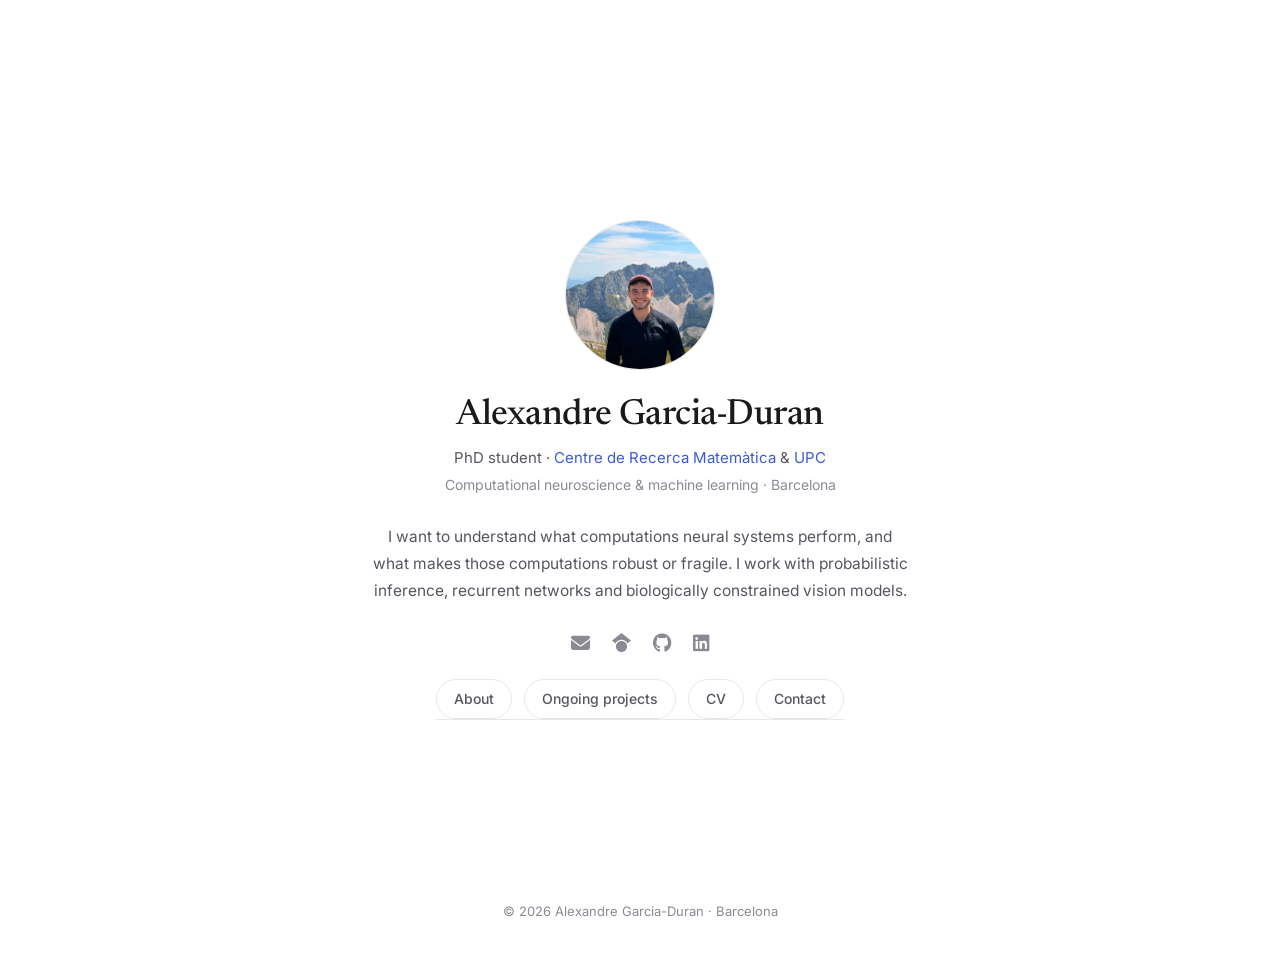
<file: index.html>
<!DOCTYPE html>
<html lang="en">
<head>
<meta charset="UTF-8">
<meta name="viewport" content="width=device-width, initial-scale=1.0">
<meta name="description" content="Alexandre Garcia-Duran — PhD student in computational neuroscience and machine learning at CRM & UPC, Barcelona.">
<title>Alexandre Garcia-Duran</title>
<link rel="preconnect" href="https://fonts.googleapis.com">
<link rel="preconnect" href="https://fonts.gstatic.com" crossorigin>
<link href="https://fonts.googleapis.com/css2?family=Inter:wght@400;500;600;700&family=Newsreader:ital,opsz@0,6..72;1,6..72&display=swap" rel="stylesheet">
<link href="https://cdnjs.cloudflare.com/ajax/libs/font-awesome/6.5.2/css/all.min.css" rel="stylesheet">
<link href="style.css" rel="stylesheet">
</head>
<body>

<main class="landing">
  <img class="landing-photo" src="figures/profile.jpg" alt="Alexandre Garcia-Duran">

  <h1 class="landing-name">Alexandre Garcia-Duran</h1>

  <p class="landing-role">
    PhD student ·
    <a href="https://www.crm.cat/" target="_blank" rel="noopener">Centre de Recerca Matemàtica</a>
    &amp;
    <a href="https://www.upc.edu/en" target="_blank" rel="noopener">UPC</a>
  </p>
  <p class="landing-place">Computational neuroscience &amp; machine learning · Barcelona</p>

  <p class="landing-desc">
    I want to understand what computations neural systems perform, and what makes those
    computations robust or fragile. I work with probabilistic inference, recurrent networks
    and biologically constrained vision models.
  </p>

  <div class="icons">
    <a href="mailto:agarcia@crm.cat" aria-label="Email" title="Email"><i class="fa-solid fa-envelope"></i></a>
    <a href="https://scholar.google.com/citations?hl=ca&user=s0tErLcAAAAJ" target="_blank" rel="noopener" aria-label="Google Scholar" title="Google Scholar"><i class="fa-brands fa-google-scholar"></i></a>
    <a href="https://github.com/alexgarciaduran" target="_blank" rel="noopener" aria-label="GitHub" title="GitHub"><i class="fa-brands fa-github"></i></a>
    <a href="https://www.linkedin.com/in/alexandre-garcia-duran-068744194/" target="_blank" rel="noopener" aria-label="LinkedIn" title="LinkedIn"><i class="fa-brands fa-linkedin"></i></a>
  </div>

  <nav class="pagelinks">
    <a href="about.html">About</a>
    <a href="projects.html">Ongoing projects</a>
    <a href="Alexandre_Garcia-Duran_CV.pdf" target="_blank" rel="noopener">CV</a>
    <a href="contact.html">Contact</a>
  </nav>
</main>

<footer class="plain">
  <span>© 2026 Alexandre Garcia-Duran · Barcelona</span>
</footer>

</body>
</html>
</file>
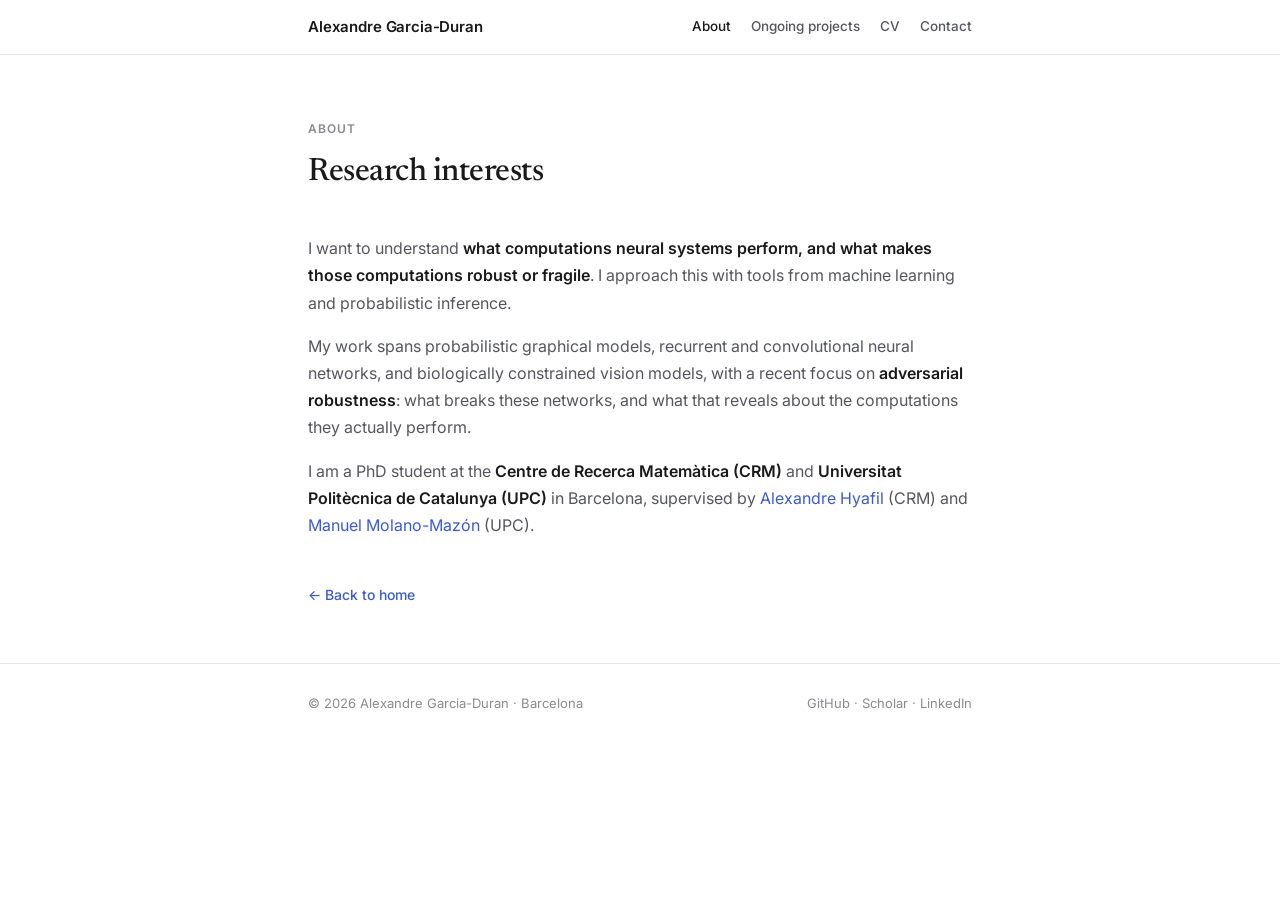
<file: about.html>
<!DOCTYPE html>
<html lang="en">
<head>
<meta charset="UTF-8">
<meta name="viewport" content="width=device-width, initial-scale=1.0">
<meta name="description" content="About Alexandre Garcia-Duran — research interests and background.">
<title>About — Alexandre Garcia-Duran</title>
<link rel="preconnect" href="https://fonts.googleapis.com">
<link rel="preconnect" href="https://fonts.gstatic.com" crossorigin>
<link href="https://fonts.googleapis.com/css2?family=Inter:wght@400;500;600;700&family=Newsreader:ital,opsz@0,6..72;1,6..72&display=swap" rel="stylesheet">
<link href="style.css" rel="stylesheet">
</head>
<body>

<nav>
  <div class="nav-inner">
    <a href="index.html" class="nav-brand">Alexandre Garcia-Duran</a>
    <div class="nav-links">
      <a href="about.html" class="active">About</a>
      <a href="projects.html">Ongoing projects</a>
      <a href="Alexandre_Garcia-Duran_CV.pdf" target="_blank" rel="noopener">CV</a>
      <a href="contact.html">Contact</a>
    </div>
  </div>
</nav>

<header class="page-head">
  <div class="wrap">
    <p class="head-label">About</p>
    <h1 class="head-title">Research interests</h1>
  </div>
</header>

<section class="prose">
  <div class="wrap">
    <p>
      I want to understand <strong>what computations neural systems perform, and what makes
      those computations robust or fragile</strong>. I approach this with tools from
      machine learning and probabilistic inference.
    </p>
    <p>
      My work spans probabilistic graphical models, recurrent and convolutional neural networks,
      and biologically constrained vision models, with a recent focus on
      <strong>adversarial robustness</strong>: what breaks these networks, and what that reveals
      about the computations they actually perform.
    </p>
    <p>
      I am a PhD student at the <strong>Centre de Recerca Matemàtica (CRM)</strong> and
      <strong>Universitat Politècnica de Catalunya (UPC)</strong> in Barcelona, supervised by
      <a href="https://ahyafil.github.io/" target="_blank" rel="noopener">Alexandre Hyafil</a> (CRM) and
      <a href="https://manuelmolano.wixsite.com/home" target="_blank" rel="noopener">Manuel Molano-Mazón</a> (UPC).
    </p>
  </div>
</section>

<div class="wrap">
  <a href="index.html" class="back-link">← Back to home</a>
</div>

<footer>
  <div class="wrap">
    <span>© 2026 Alexandre Garcia-Duran · Barcelona</span>
    <span>
      <a href="https://github.com/alexgarciaduran" target="_blank" rel="noopener">GitHub</a> ·
      <a href="https://scholar.google.com/citations?hl=ca&user=s0tErLcAAAAJ" target="_blank" rel="noopener">Scholar</a> ·
      <a href="https://www.linkedin.com/in/alexandre-garcia-duran-068744194/" target="_blank" rel="noopener">LinkedIn</a>
    </span>
  </div>
</footer>

</body>
</html>
</file>
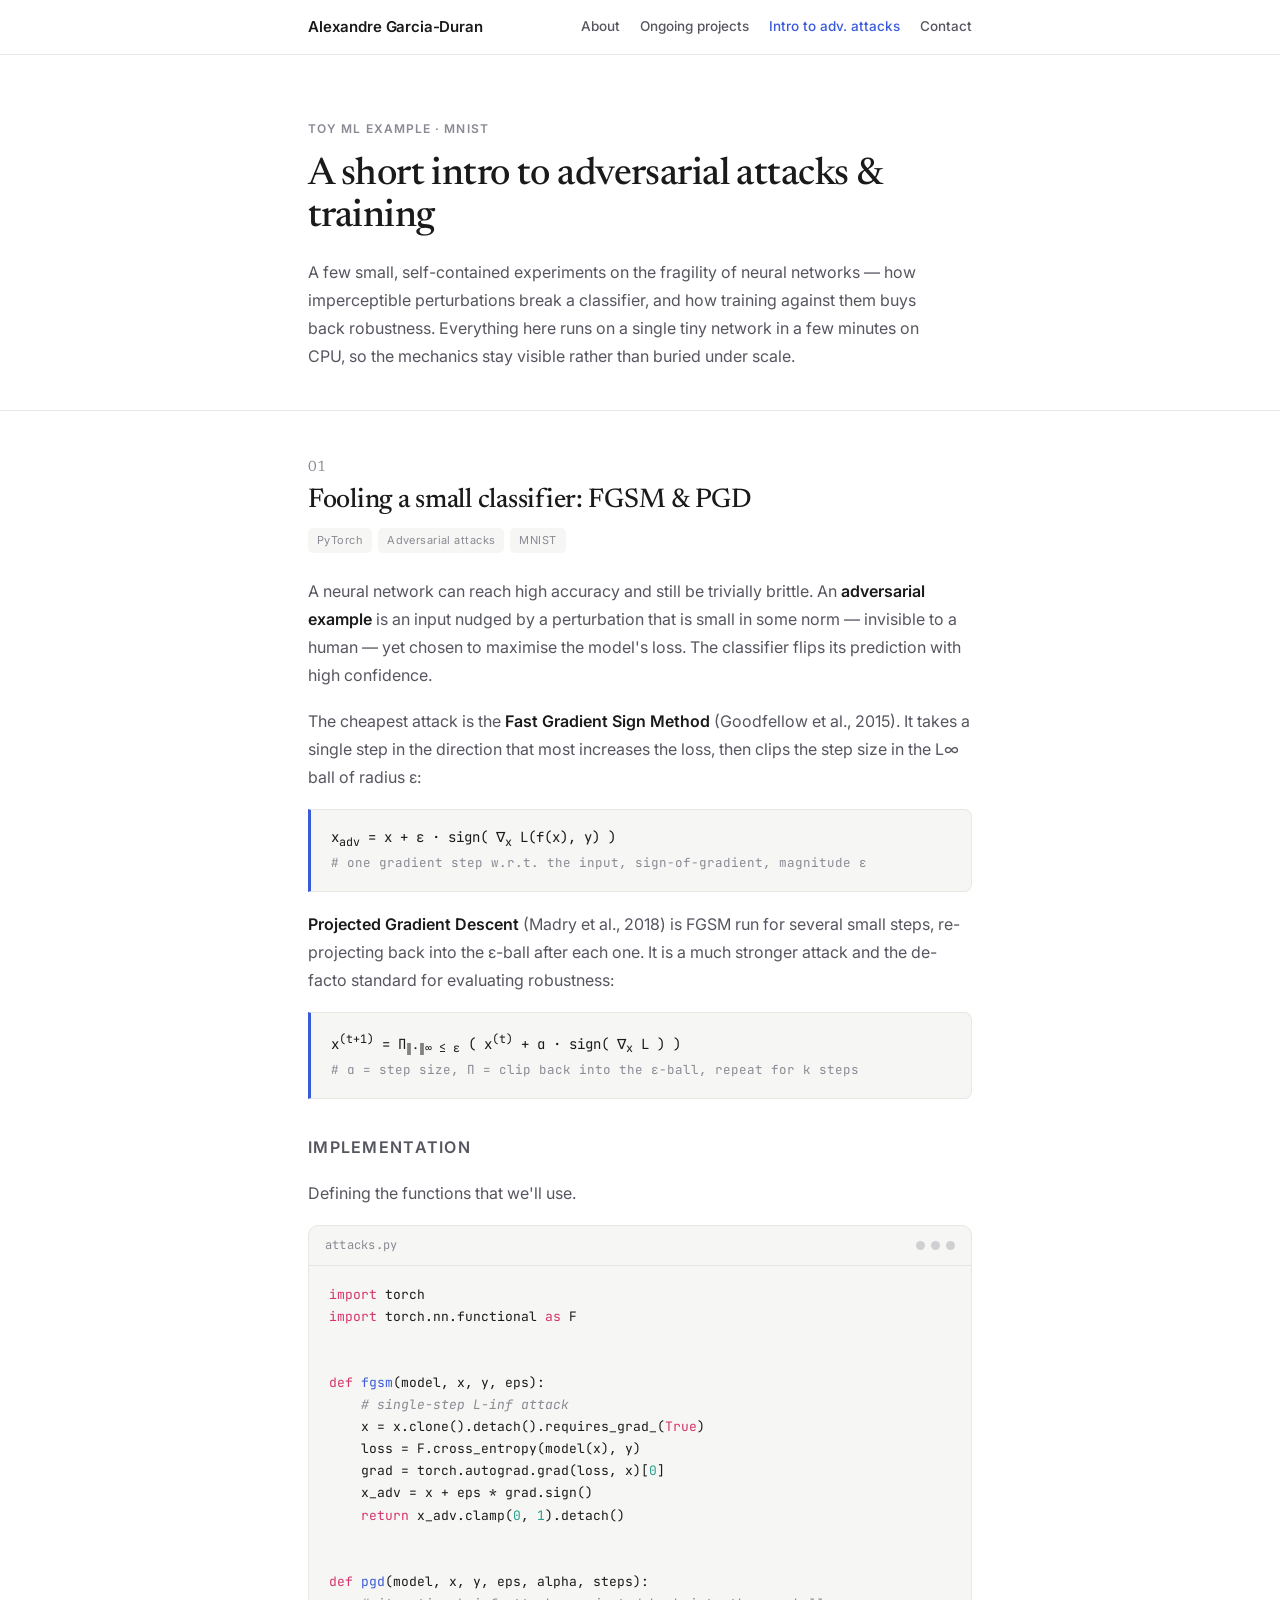
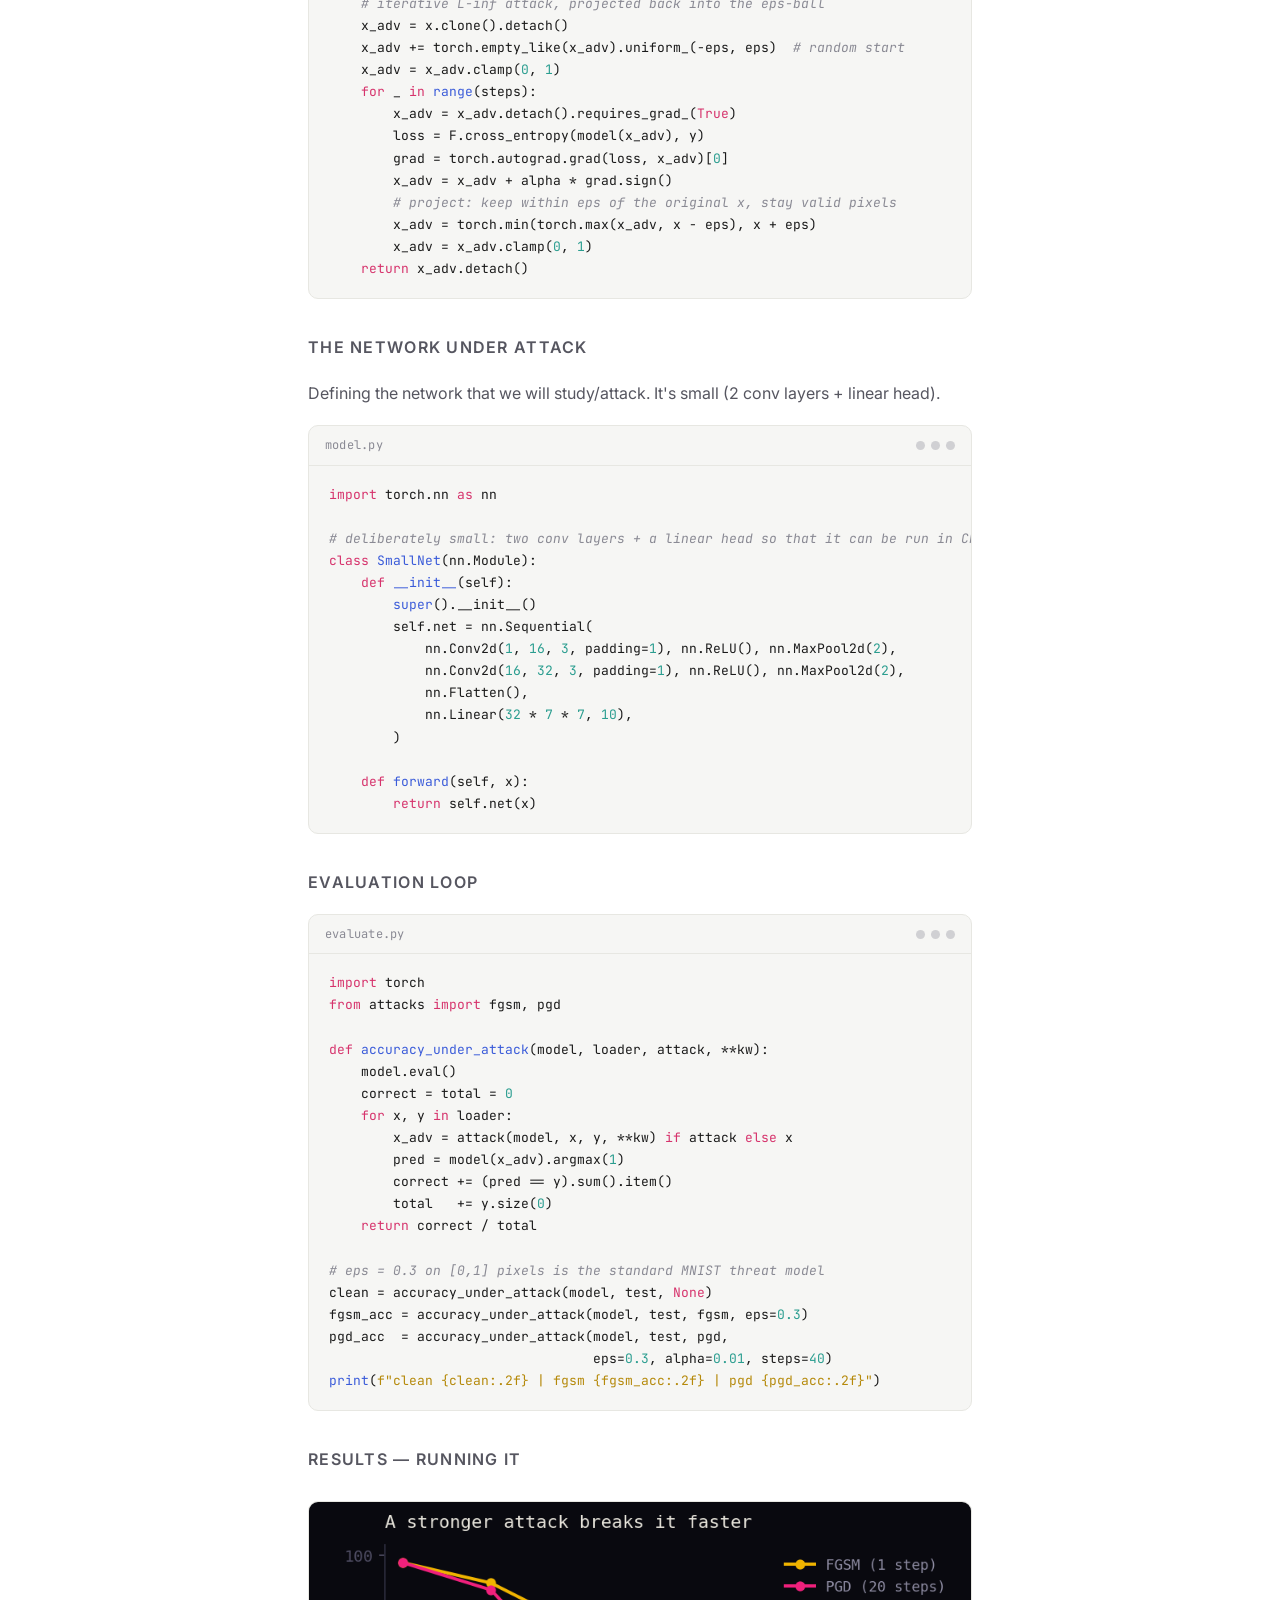
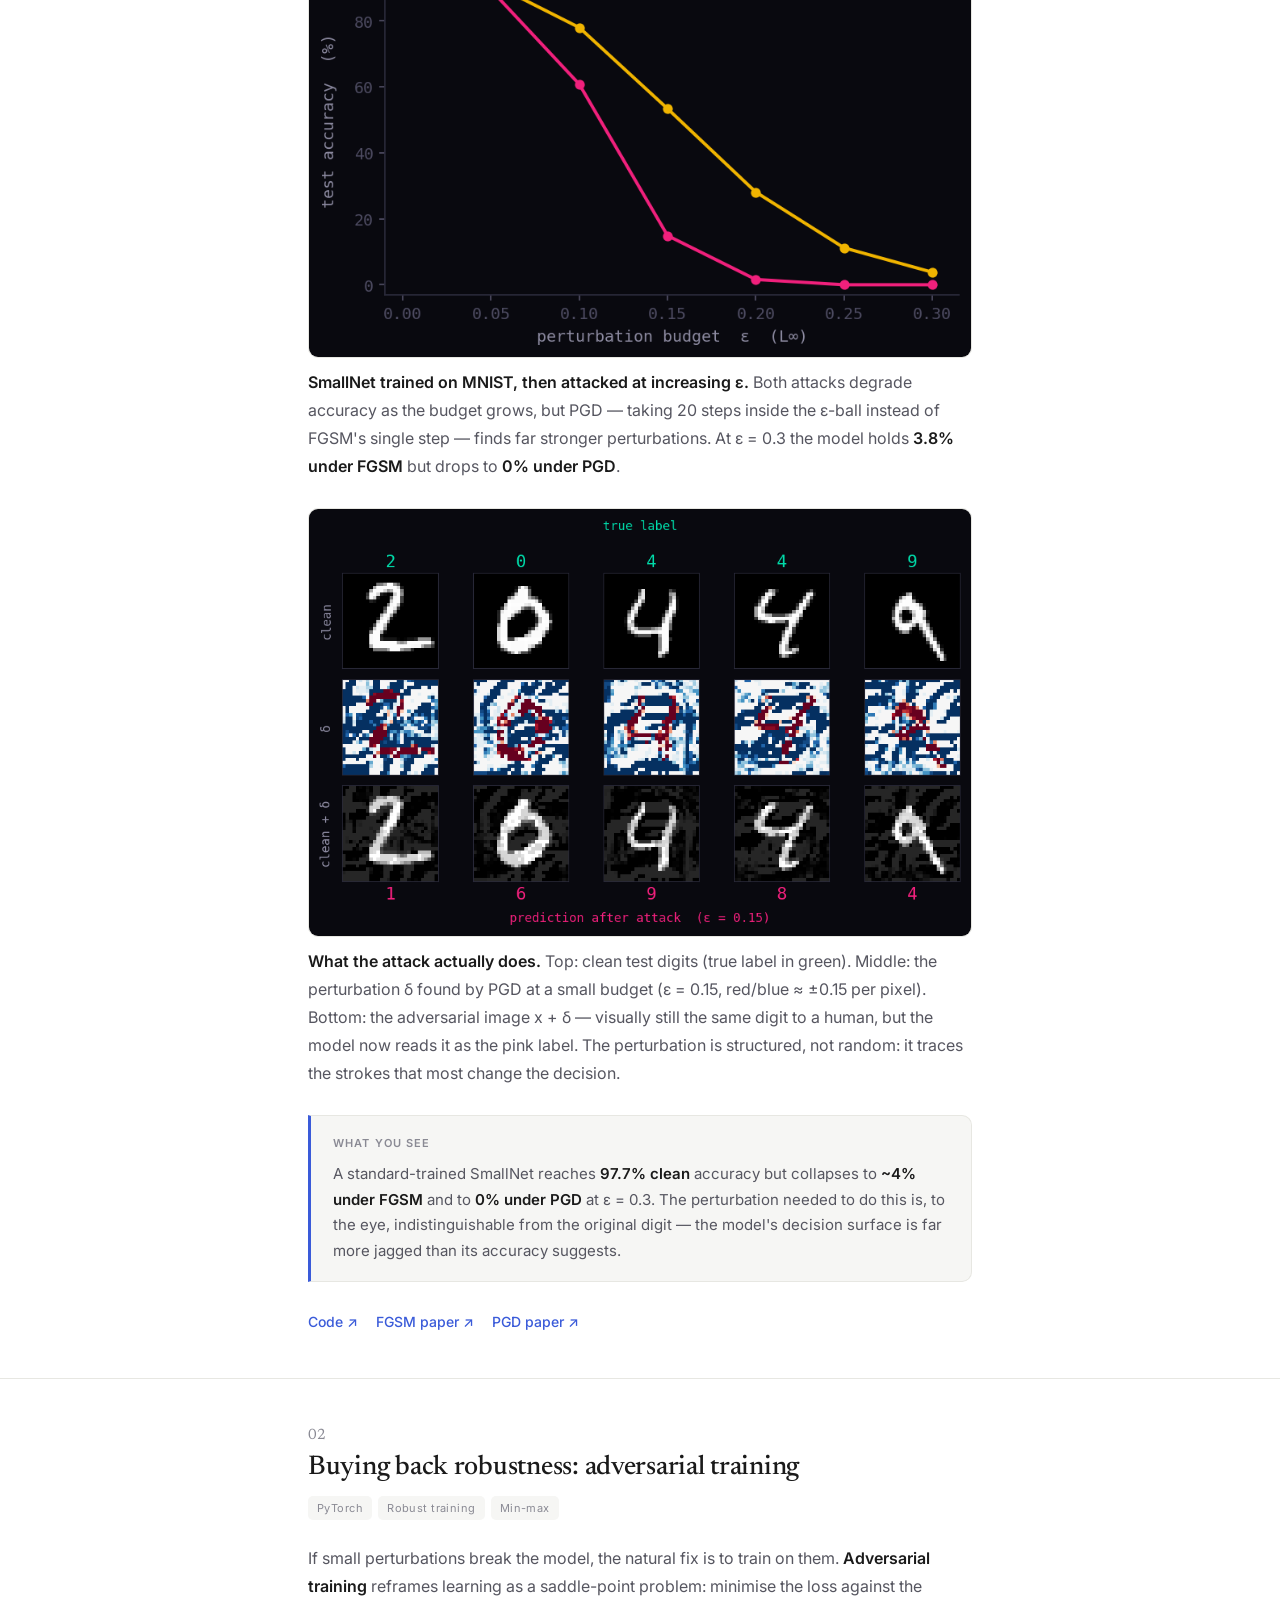
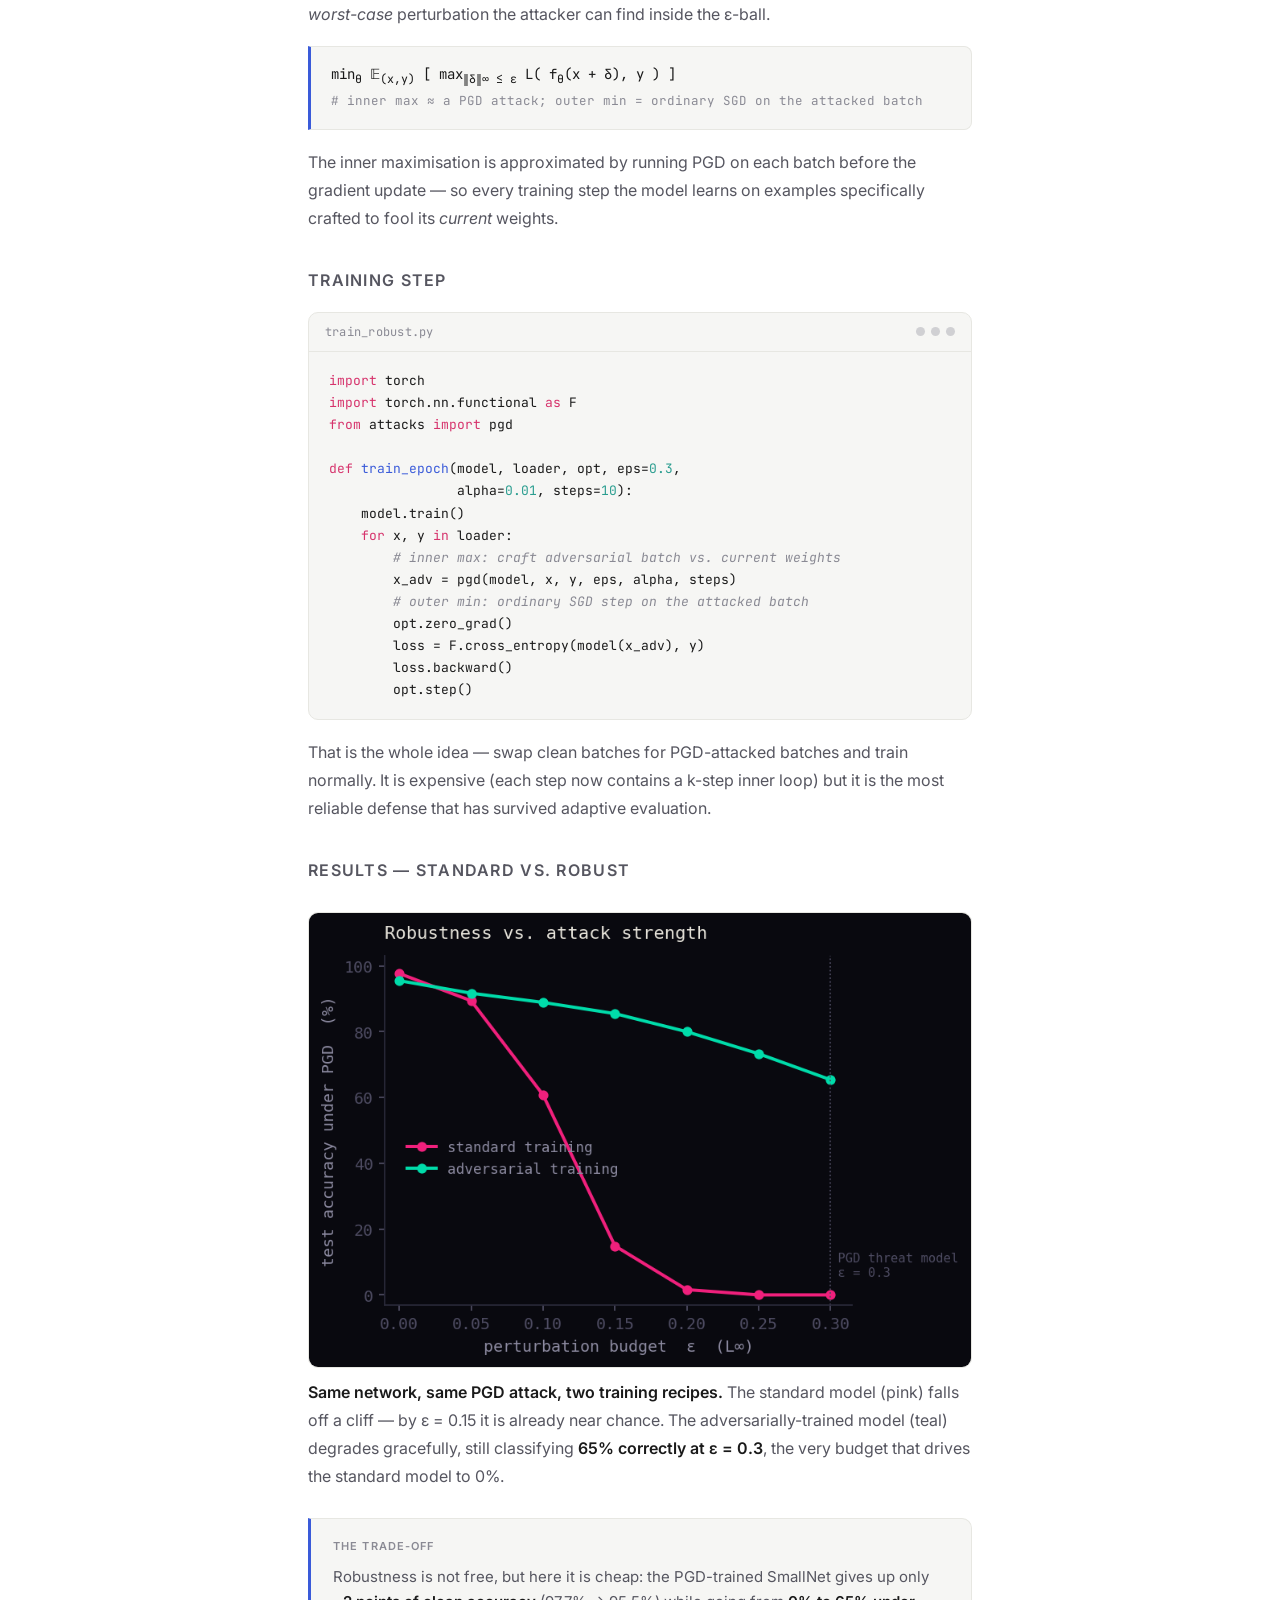
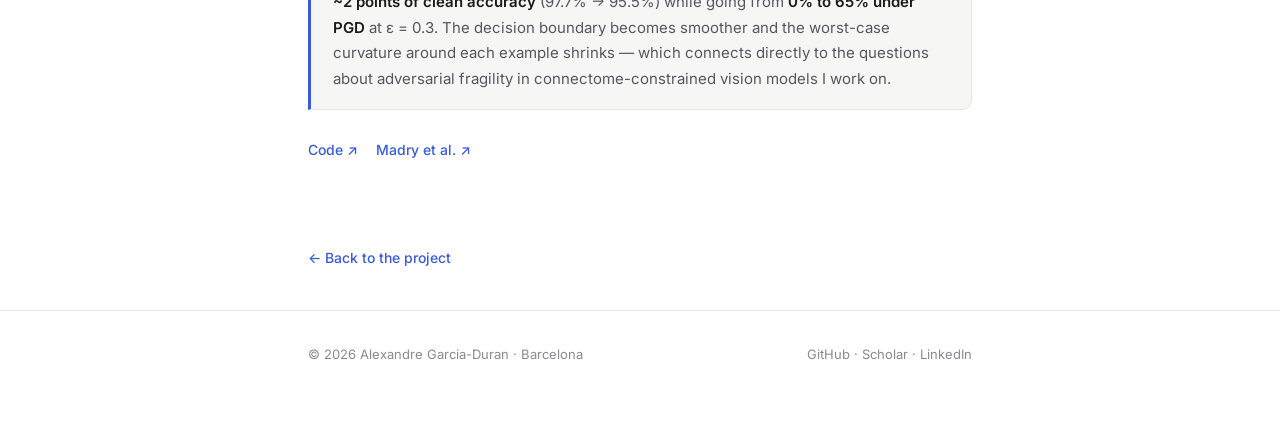
<file: adversarial-intro.html>
<!DOCTYPE html>
<html lang="en">
<head>
<meta charset="UTF-8">
<meta name="viewport" content="width=device-width, initial-scale=1.0">
<meta name="description" content="A short intro to adversarial attacks & training — FGSM, PGD and adversarial training on a tiny MNIST network.">
<title>Intro to adversarial attacks — Alexandre Garcia-Duran</title>
<link rel="preconnect" href="https://fonts.googleapis.com">
<link rel="preconnect" href="https://fonts.gstatic.com" crossorigin>
<link href="https://fonts.googleapis.com/css2?family=Inter:wght@400;500;600;700&family=Newsreader:ital,opsz@0,6..72;1,6..72&family=JetBrains+Mono:wght@400;500&display=swap" rel="stylesheet">
<style>
/* ── Reset ── */
*, *::before, *::after { margin: 0; padding: 0; box-sizing: border-box; }
html { scroll-behavior: smooth; }

:root {
  color-scheme: light dark;
  --bg:      #ffffff;
  --bg2:     #f6f6f4;
  --fg:      #1a1a1a;
  --fg2:     #565660;
  --fg3:     #8a8a94;
  --accent:  #3a5bd9;
  --pink:    #d6336c;
  --border:  #e7e7e2;
  --sans:    'Inter', -apple-system, BlinkMacSystemFont, 'Segoe UI', sans-serif;
  --serif:   'Newsreader', Georgia, serif;
  --mono:    'JetBrains Mono', ui-monospace, 'SF Mono', Menlo, monospace;
  --max:     720px;
}

@media (prefers-color-scheme: dark) {
  :root {
    --bg:     #0f0f12;
    --bg2:    #17171b;
    --fg:     #ececec;
    --fg2:    #a5a5b0;
    --fg3:    #6e6e78;
    --accent: #8ea2ff;
    --pink:   #ff85ab;
    --border: #26262c;
  }
}

body {
  background: var(--bg);
  color: var(--fg);
  font-family: var(--sans);
  font-size: 16px;
  line-height: 1.7;
  -webkit-font-smoothing: antialiased;
}

a { color: var(--accent); text-decoration: none; }
a:hover { text-decoration: underline; }
strong { font-weight: 600; color: var(--fg); }
em { font-style: italic; }

/* ── Nav ── */
nav {
  position: sticky; top: 0; z-index: 100;
  background: color-mix(in srgb, var(--bg) 88%, transparent);
  backdrop-filter: blur(12px);
  -webkit-backdrop-filter: blur(12px);
  border-bottom: 1px solid var(--border);
}
.nav-inner {
  max-width: var(--max); margin: 0 auto;
  padding: 14px 28px;
  display: flex; align-items: center; justify-content: space-between;
  gap: 20px; flex-wrap: wrap;
}
.nav-brand { font-weight: 600; color: var(--fg); font-size: 15px; letter-spacing: -0.01em; }
.nav-brand:hover { text-decoration: none; }
.nav-links { display: flex; gap: 20px; flex-wrap: wrap; }
.nav-links a { font-size: 13.5px; color: var(--fg2); font-weight: 500; }
.nav-links a:hover { color: var(--accent); text-decoration: none; }
.nav-links a.active { color: var(--accent); }

/* ── Layout ── */
.wrap { max-width: var(--max); margin: 0 auto; padding: 0 28px; }

/* ── Page header ── */
#page-head { padding: 64px 0 40px; }
.head-label {
  font-size: 12px; font-weight: 600; letter-spacing: 0.09em;
  text-transform: uppercase; color: var(--fg3); margin-bottom: 16px;
}
.head-title {
  font-family: var(--serif); font-size: 38px; font-weight: 500;
  line-height: 1.1; letter-spacing: -0.015em; margin-bottom: 20px;
}
.head-intro { font-size: 16px; color: var(--fg2); line-height: 1.75; max-width: 620px; }

/* ── Project article ── */
.proj { padding: 44px 0; border-top: 1px solid var(--border); }
.proj-head { margin-bottom: 24px; }
.proj-idx { font-family: var(--serif); font-size: 15px; color: var(--fg3); margin-bottom: 4px; }
.proj-name {
  font-family: var(--serif); font-size: 27px; font-weight: 500;
  line-height: 1.15; letter-spacing: -0.01em; margin-bottom: 12px;
}
.proj-tags { display: flex; gap: 6px; flex-wrap: wrap; }
.proj-tag {
  font-size: 11px; letter-spacing: 0.04em; color: var(--fg3);
  background: var(--bg2); border-radius: 5px; padding: 3px 9px;
}

.proj-body p { font-size: 16px; color: var(--fg2); line-height: 1.75; margin-bottom: 18px; }
.proj-body p strong { color: var(--fg); }

.proj-sub {
  font-size: 12px; font-weight: 600; letter-spacing: 0.08em; text-transform: uppercase;
  color: var(--fg3); margin: 34px 0 12px;
}

/* equation block */
.eq {
  font-family: var(--mono);
  background: var(--bg2);
  border: 1px solid var(--border);
  border-left: 3px solid var(--accent);
  border-radius: 0 8px 8px 0;
  padding: 16px 20px;
  font-size: 14px; color: var(--fg);
  overflow-x: auto; line-height: 1.7;
  margin-bottom: 18px;
}
.eq .note { color: var(--fg3); font-size: 12.5px; }

/* code block */
.code-wrap {
  border: 1px solid var(--border);
  border-radius: 10px; overflow: hidden;
  background: var(--bg2);
  margin: 8px 0 18px;
}
.code-bar {
  display: flex; align-items: center; justify-content: space-between;
  padding: 9px 16px; border-bottom: 1px solid var(--border);
}
.code-file { font-size: 12px; letter-spacing: 0.02em; color: var(--fg3); font-family: var(--mono); }
.code-dots { display: flex; gap: 6px; }
.code-dots span { width: 9px; height: 9px; border-radius: 50%; background: var(--fg3); opacity: 0.35; }
pre {
  margin: 0; padding: 18px 20px; overflow-x: auto;
  font-size: 13px; line-height: 1.7; font-family: var(--mono);
  color: var(--fg); tab-size: 4;
}
pre .c  { color: var(--fg3); font-style: italic; }
pre .k  { color: var(--pink); }
pre .s  { color: #b5890a; }
pre .f  { color: var(--accent); }
pre .n  { color: #2a9d8f; }
@media (prefers-color-scheme: dark) {
  pre .s { color: #e2b341; }
  pre .n { color: #56c4b4; }
}

.proj-links { display: flex; gap: 18px; margin-top: 28px; flex-wrap: wrap; }
.proj-links a { font-size: 14px; font-weight: 500; }

/* result figures */
.result-fig {
  margin: 28px 0 10px;
  border: 1px solid var(--border); border-radius: 10px;
  overflow: hidden; background: #fff;
}
.result-fig img { width: 100%; height: auto; display: block; }
.result-cap { font-size: 13.5px; color: var(--fg2); line-height: 1.65; margin: 0 0 8px; }
.result-cap strong { color: var(--fg); font-weight: 600; }

/* takeaway callout */
.callout {
  margin-top: 28px;
  border: 1px solid var(--border); border-left: 3px solid var(--accent);
  border-radius: 0 10px 10px 0;
  padding: 18px 22px; background: var(--bg2);
}
.callout .co-label { font-size: 11px; font-weight: 600; letter-spacing: 0.1em; color: var(--fg3); margin-bottom: 8px; }
.callout p { font-size: 15px; color: var(--fg2); line-height: 1.7; margin: 0; }

.back-link {
  display: inline-flex; align-items: center; gap: 8px;
  font-size: 14px; font-weight: 500; margin: 40px 0;
}

/* ── Footer ── */
footer {
  border-top: 1px solid var(--border);
  padding: 32px 0 56px; color: var(--fg3); font-size: 13px;
}
footer .wrap { display: flex; justify-content: space-between; flex-wrap: wrap; gap: 12px; }
footer a { color: var(--fg3); }

/* ── Responsive ── */
@media (max-width: 560px) {
  .nav-inner { padding: 12px 20px; }
  .wrap { padding: 0 20px; }
  #page-head { padding: 44px 0 28px; }
  .head-title { font-size: 30px; }
  pre { font-size: 12px; }
}
</style>
</head>
<body>

<!-- ── Nav ── -->
<nav>
  <div class="nav-inner">
    <a href="index.html" class="nav-brand">Alexandre Garcia-Duran</a>
    <div class="nav-links">
      <a href="about.html">About</a>
      <a href="projects.html">Ongoing projects</a>
      <a href="adversarial-intro.html" class="active">Intro to adv. attacks</a>
      <a href="contact.html">Contact</a>
    </div>
  </div>
</nav>

<!-- ── Page header ── -->
<section id="page-head">
  <div class="wrap">
    <p class="head-label">Toy ML example · MNIST</p>
    <h1 class="head-title">A short intro to adversarial attacks &amp; training</h1>
    <p class="head-intro">
      A few small, self-contained experiments on the fragility of neural networks — how
      imperceptible perturbations break a classifier, and how training against them buys back
      robustness. Everything here runs on a single tiny network in a few minutes on CPU, so the
      mechanics stay visible rather than buried under scale.
    </p>
  </div>
</section>

<!-- ── Project 1 — FGSM / PGD ── -->
<article class="proj">
  <div class="wrap">
    <div class="proj-head">
      <div class="proj-idx">01</div>
      <div class="proj-name">Fooling a small classifier: FGSM &amp; PGD</div>
      <div class="proj-tags">
        <span class="proj-tag">PyTorch</span>
        <span class="proj-tag">Adversarial attacks</span>
        <span class="proj-tag">MNIST</span>
      </div>
    </div>

    <div class="proj-body">
      <p>
        A neural network can reach high accuracy and still be trivially brittle. An
        <strong>adversarial example</strong> is an input nudged by a perturbation that is small
        in some norm — invisible to a human — yet chosen to maximise the model's loss.
        The classifier flips its prediction with high confidence.
      </p>

      <p>
        The cheapest attack is the <strong>Fast Gradient Sign Method</strong> (Goodfellow et al., 2015).
        It takes a single step in the direction that most increases the loss, then clips the
        step size in the L∞ ball of radius ε:
      </p>

      <div class="eq">
        x<sub>adv</sub> = x + ε · sign( ∇<sub>x</sub> L(f(x), y) )
        <br><span class="note"># one gradient step w.r.t. the input, sign-of-gradient, magnitude ε</span>
      </div>

      <p>
        <strong>Projected Gradient Descent</strong> (Madry et al., 2018) is FGSM run for several
        small steps, re-projecting back into the ε-ball after each one. It is a much stronger
        attack and the de-facto standard for evaluating robustness:
      </p>

      <div class="eq">
        x<sup>(t+1)</sup> = Π<sub>‖·‖∞ ≤ ε</sub> ( x<sup>(t)</sup> + α · sign( ∇<sub>x</sub> L ) )
        <br><span class="note"># α = step size, Π = clip back into the ε-ball, repeat for k steps</span>
      </div>

      <p class="proj-sub">Implementation</p>
      <p>Defining the functions that we'll use.</p>

      <div class="code-wrap">
        <div class="code-bar">
          <span class="code-file">attacks.py</span>
          <div class="code-dots"><span></span><span></span><span></span></div>
        </div>
<pre><span class="k">import</span> torch
<span class="k">import</span> torch.nn.functional <span class="k">as</span> F


<span class="k">def</span> <span class="f">fgsm</span>(model, x, y, eps):
    <span class="c"># single-step L-inf attack</span>
    x = x.clone().detach().requires_grad_(<span class="k">True</span>)
    loss = F.cross_entropy(model(x), y)
    grad = torch.autograd.grad(loss, x)[<span class="n">0</span>]
    x_adv = x + eps * grad.sign()
    <span class="k">return</span> x_adv.clamp(<span class="n">0</span>, <span class="n">1</span>).detach()


<span class="k">def</span> <span class="f">pgd</span>(model, x, y, eps, alpha, steps):
    <span class="c"># iterative L-inf attack, projected back into the eps-ball</span>
    x_adv = x.clone().detach()
    x_adv += torch.empty_like(x_adv).uniform_(-eps, eps)  <span class="c"># random start</span>
    x_adv = x_adv.clamp(<span class="n">0</span>, <span class="n">1</span>)
    <span class="k">for</span> _ <span class="k">in</span> <span class="f">range</span>(steps):
        x_adv = x_adv.detach().requires_grad_(<span class="k">True</span>)
        loss = F.cross_entropy(model(x_adv), y)
        grad = torch.autograd.grad(loss, x_adv)[<span class="n">0</span>]
        x_adv = x_adv + alpha * grad.sign()
        <span class="c"># project: keep within eps of the original x, stay valid pixels</span>
        x_adv = torch.min(torch.max(x_adv, x - eps), x + eps)
        x_adv = x_adv.clamp(<span class="n">0</span>, <span class="n">1</span>)
    <span class="k">return</span> x_adv.detach()</pre>
      </div>

      <p class="proj-sub">The network under attack</p>
      <p>Defining the network that we will study/attack. It's small (2 conv layers + linear head).</p>

      <div class="code-wrap">
        <div class="code-bar">
          <span class="code-file">model.py</span>
          <div class="code-dots"><span></span><span></span><span></span></div>
        </div>
<pre><span class="k">import</span> torch.nn <span class="k">as</span> nn

<span class="c"># deliberately small: two conv layers + a linear head so that it can be run in CPU</span>
<span class="k">class</span> <span class="f">SmallNet</span>(nn.Module):
    <span class="k">def</span> <span class="f">__init__</span>(self):
        <span class="f">super</span>().__init__()
        self.net = nn.Sequential(
            nn.Conv2d(<span class="n">1</span>, <span class="n">16</span>, <span class="n">3</span>, padding=<span class="n">1</span>), nn.ReLU(), nn.MaxPool2d(<span class="n">2</span>),
            nn.Conv2d(<span class="n">16</span>, <span class="n">32</span>, <span class="n">3</span>, padding=<span class="n">1</span>), nn.ReLU(), nn.MaxPool2d(<span class="n">2</span>),
            nn.Flatten(),
            nn.Linear(<span class="n">32</span> * <span class="n">7</span> * <span class="n">7</span>, <span class="n">10</span>),
        )

    <span class="k">def</span> <span class="f">forward</span>(self, x):
        <span class="k">return</span> self.net(x)</pre>
      </div>

      <p class="proj-sub">Evaluation loop</p>

      <div class="code-wrap">
        <div class="code-bar">
          <span class="code-file">evaluate.py</span>
          <div class="code-dots"><span></span><span></span><span></span></div>
        </div>
<pre><span class="k">import</span> torch
<span class="k">from</span> attacks <span class="k">import</span> fgsm, pgd

<span class="k">def</span> <span class="f">accuracy_under_attack</span>(model, loader, attack, **kw):
    model.eval()
    correct = total = <span class="n">0</span>
    <span class="k">for</span> x, y <span class="k">in</span> loader:
        x_adv = attack(model, x, y, **kw) <span class="k">if</span> attack <span class="k">else</span> x
        pred = model(x_adv).argmax(<span class="n">1</span>)
        correct += (pred == y).sum().item()
        total   += y.size(<span class="n">0</span>)
    <span class="k">return</span> correct / total

<span class="c"># eps = 0.3 on [0,1] pixels is the standard MNIST threat model</span>
clean = accuracy_under_attack(model, test, <span class="k">None</span>)
fgsm_acc = accuracy_under_attack(model, test, fgsm, eps=<span class="n">0.3</span>)
pgd_acc  = accuracy_under_attack(model, test, pgd,
                                 eps=<span class="n">0.3</span>, alpha=<span class="n">0.01</span>, steps=<span class="n">40</span>)
<span class="f">print</span>(<span class="s">f"clean {clean:.2f} | fgsm {fgsm_acc:.2f} | pgd {pgd_acc:.2f}"</span>)</pre>
      </div>

      <p class="proj-sub">Results — running it</p>

      <div class="result-fig">
        <img src="figures/fig_fgsm_pgd.png" alt="Accuracy of the standard model vs perturbation budget for FGSM and PGD">
      </div>
      <p class="result-cap">
        <strong>SmallNet trained on MNIST, then attacked at increasing ε.</strong>
        Both attacks degrade accuracy as the budget grows, but PGD — taking 20 steps inside the
        ε-ball instead of FGSM's single step — finds far stronger perturbations. At ε = 0.3 the
        model holds <strong>3.8% under FGSM</strong> but drops to <strong>0% under PGD</strong>.
      </p>

      <div class="result-fig">
        <img src="figures/fig_adv_grid.png" alt="Clean digits, the added perturbation, and the resulting adversarial images with flipped predictions">
      </div>
      <p class="result-cap">
        <strong>What the attack actually does.</strong> Top: clean test digits (true label in green).
        Middle: the perturbation δ found by PGD at a small budget (ε = 0.15, red/blue ≈ ±0.15 per pixel).
        Bottom: the adversarial image x + δ — visually still the same digit to a human, but the model now
        reads it as the pink label. The perturbation is structured, not random: it traces the strokes that
        most change the decision.
      </p>

      <div class="callout">
        <div class="co-label">WHAT YOU SEE</div>
        <p>
          A standard-trained SmallNet reaches <strong>97.7% clean</strong> accuracy but
          collapses to <strong>~4% under FGSM</strong> and to <strong>0% under PGD</strong>
          at ε = 0.3. The perturbation needed to do this is, to the eye, indistinguishable from
          the original digit — the model's decision surface is far more jagged than its accuracy suggests.
        </p>
      </div>

      <div class="proj-links">
        <a href="https://github.com/alexgarciaduran/adversarial_minst_example" target="_blank" rel="noopener">Code ↗</a>
        <a href="https://arxiv.org/abs/1412.6572" target="_blank" rel="noopener">FGSM paper ↗</a>
        <a href="https://arxiv.org/abs/1706.06083" target="_blank" rel="noopener">PGD paper ↗</a>
      </div>
    </div>
  </div>
</article>

<!-- ── Project 2 — adversarial training ── -->
<article class="proj">
  <div class="wrap">
    <div class="proj-head">
      <div class="proj-idx">02</div>
      <div class="proj-name">Buying back robustness: adversarial training</div>
      <div class="proj-tags">
        <span class="proj-tag">PyTorch</span>
        <span class="proj-tag">Robust training</span>
        <span class="proj-tag">Min-max</span>
      </div>
    </div>

    <div class="proj-body">
      <p>
        If small perturbations break the model, the natural fix is to train on them.
        <strong>Adversarial training</strong> reframes learning as a saddle-point problem:
        minimise the loss against the <em>worst-case</em> perturbation the attacker can find
        inside the ε-ball.
      </p>

      <div class="eq">
        min<sub>θ</sub>  𝔼<sub>(x,y)</sub> [ max<sub>‖δ‖∞ ≤ ε</sub> L( f<sub>θ</sub>(x + δ), y ) ]
        <br><span class="note"># inner max ≈ a PGD attack; outer min = ordinary SGD on the attacked batch</span>
      </div>

      <p>
        The inner maximisation is approximated by running PGD on each batch before the
        gradient update — so every training step the model learns on examples specifically
        crafted to fool its <em>current</em> weights.
      </p>

      <p class="proj-sub">Training step</p>

      <div class="code-wrap">
        <div class="code-bar">
          <span class="code-file">train_robust.py</span>
          <div class="code-dots"><span></span><span></span><span></span></div>
        </div>
<pre><span class="k">import</span> torch
<span class="k">import</span> torch.nn.functional <span class="k">as</span> F
<span class="k">from</span> attacks <span class="k">import</span> pgd

<span class="k">def</span> <span class="f">train_epoch</span>(model, loader, opt, eps=<span class="n">0.3</span>,
                alpha=<span class="n">0.01</span>, steps=<span class="n">10</span>):
    model.train()
    <span class="k">for</span> x, y <span class="k">in</span> loader:
        <span class="c"># inner max: craft adversarial batch vs. current weights</span>
        x_adv = pgd(model, x, y, eps, alpha, steps)
        <span class="c"># outer min: ordinary SGD step on the attacked batch</span>
        opt.zero_grad()
        loss = F.cross_entropy(model(x_adv), y)
        loss.backward()
        opt.step()</pre>
      </div>

      <p>
        That is the whole idea — swap clean batches for PGD-attacked batches and train normally.
        It is expensive (each step now contains a k-step inner loop) but it is the most reliable
        defense that has survived adaptive evaluation.
      </p>

      <p class="proj-sub">Results — standard vs. robust</p>

      <div class="result-fig">
        <img src="figures/fig_robustness.png" alt="PGD accuracy vs epsilon for standard and adversarially-trained models">
      </div>
      <p class="result-cap">
        <strong>Same network, same PGD attack, two training recipes.</strong> The standard model
        (pink) falls off a cliff — by ε = 0.15 it is already near chance. The adversarially-trained
        model (teal) degrades gracefully, still classifying <strong>65% correctly at ε = 0.3</strong>,
        the very budget that drives the standard model to 0%.
      </p>

      <div class="callout">
        <div class="co-label">THE TRADE-OFF</div>
        <p>
          Robustness is not free, but here it is cheap: the PGD-trained SmallNet gives up only
          <strong>~2 points of clean accuracy</strong> (97.7% → 95.5%) while going from
          <strong>0% to 65% under PGD</strong> at ε = 0.3. The decision boundary becomes smoother
          and the worst-case curvature around each example shrinks — which connects directly to the
          questions about adversarial fragility in connectome-constrained vision models I work on.
        </p>
      </div>

      <div class="proj-links">
        <a href="https://github.com/alexgarciaduran/adversarial_minst_example" target="_blank" rel="noopener">Code ↗</a>
        <a href="https://arxiv.org/abs/1706.06083" target="_blank" rel="noopener">Madry et al. ↗</a>
      </div>
    </div>
  </div>
</article>

<div class="wrap">
  <a href="project-fly-robustness.html" class="back-link">← Back to the project</a>
</div>

<!-- ── Footer ── -->
<footer>
  <div class="wrap">
    <span>© 2026 Alexandre Garcia-Duran · Barcelona</span>
    <span>
      <a href="https://github.com/alexgarciaduran" target="_blank" rel="noopener">GitHub</a> ·
      <a href="https://scholar.google.com/citations?hl=ca&user=s0tErLcAAAAJ" target="_blank" rel="noopener">Scholar</a> ·
      <a href="https://www.linkedin.com/in/alexandre-garcia-duran-068744194/" target="_blank" rel="noopener">LinkedIn</a>
    </span>
  </div>
</footer>

</body>
</html>
</file>
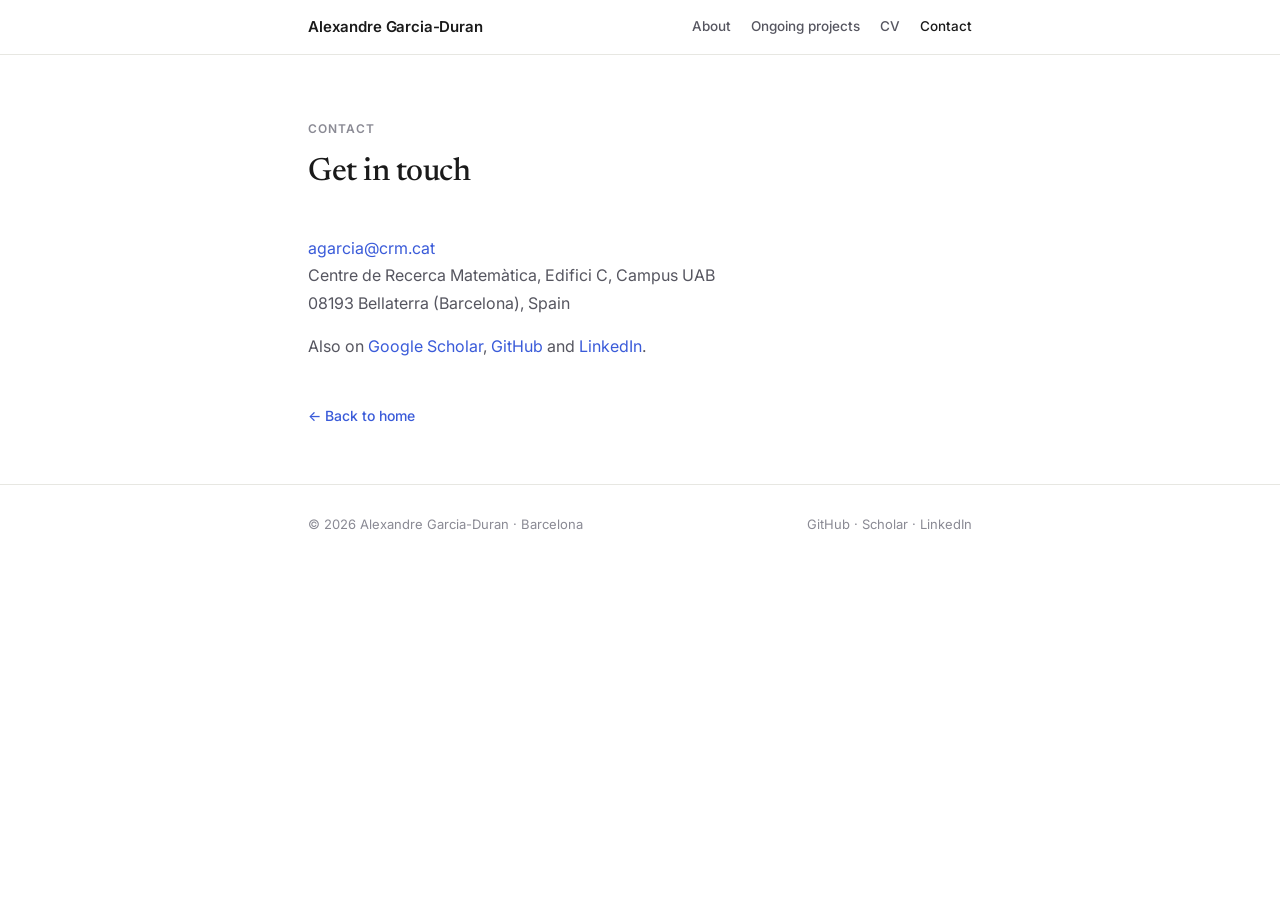
<file: contact.html>
<!DOCTYPE html>
<html lang="en">
<head>
<meta charset="UTF-8">
<meta name="viewport" content="width=device-width, initial-scale=1.0">
<meta name="description" content="Contact Alexandre Garcia-Duran — Centre de Recerca Matemàtica, Barcelona.">
<title>Contact — Alexandre Garcia-Duran</title>
<link rel="preconnect" href="https://fonts.googleapis.com">
<link rel="preconnect" href="https://fonts.gstatic.com" crossorigin>
<link href="https://fonts.googleapis.com/css2?family=Inter:wght@400;500;600;700&family=Newsreader:ital,opsz@0,6..72;1,6..72&display=swap" rel="stylesheet">
<link href="style.css" rel="stylesheet">
</head>
<body>

<nav>
  <div class="nav-inner">
    <a href="index.html" class="nav-brand">Alexandre Garcia-Duran</a>
    <div class="nav-links">
      <a href="about.html">About</a>
      <a href="projects.html">Ongoing projects</a>
      <a href="Alexandre_Garcia-Duran_CV.pdf" target="_blank" rel="noopener">CV</a>
      <a href="contact.html" class="active">Contact</a>
    </div>
  </div>
</nav>

<header class="page-head">
  <div class="wrap">
    <p class="head-label">Contact</p>
    <h1 class="head-title">Get in touch</h1>
  </div>
</header>

<section class="prose">
  <div class="wrap">
    <p>
      <a href="mailto:agarcia@crm.cat">agarcia@crm.cat</a><br>
      Centre de Recerca Matemàtica, Edifici C, Campus UAB<br>
      08193 Bellaterra (Barcelona), Spain
    </p>
    <p>
      Also on
      <a href="https://scholar.google.com/citations?hl=ca&user=s0tErLcAAAAJ" target="_blank" rel="noopener">Google Scholar</a>,
      <a href="https://github.com/alexgarciaduran" target="_blank" rel="noopener">GitHub</a> and
      <a href="https://www.linkedin.com/in/alexandre-garcia-duran-068744194/" target="_blank" rel="noopener">LinkedIn</a>.
    </p>
  </div>
</section>

<div class="wrap">
  <a href="index.html" class="back-link">← Back to home</a>
</div>

<footer>
  <div class="wrap">
    <span>© 2026 Alexandre Garcia-Duran · Barcelona</span>
    <span>
      <a href="https://github.com/alexgarciaduran" target="_blank" rel="noopener">GitHub</a> ·
      <a href="https://scholar.google.com/citations?hl=ca&user=s0tErLcAAAAJ" target="_blank" rel="noopener">Scholar</a> ·
      <a href="https://www.linkedin.com/in/alexandre-garcia-duran-068744194/" target="_blank" rel="noopener">LinkedIn</a>
    </span>
  </div>
</footer>

</body>
</html>
</file>
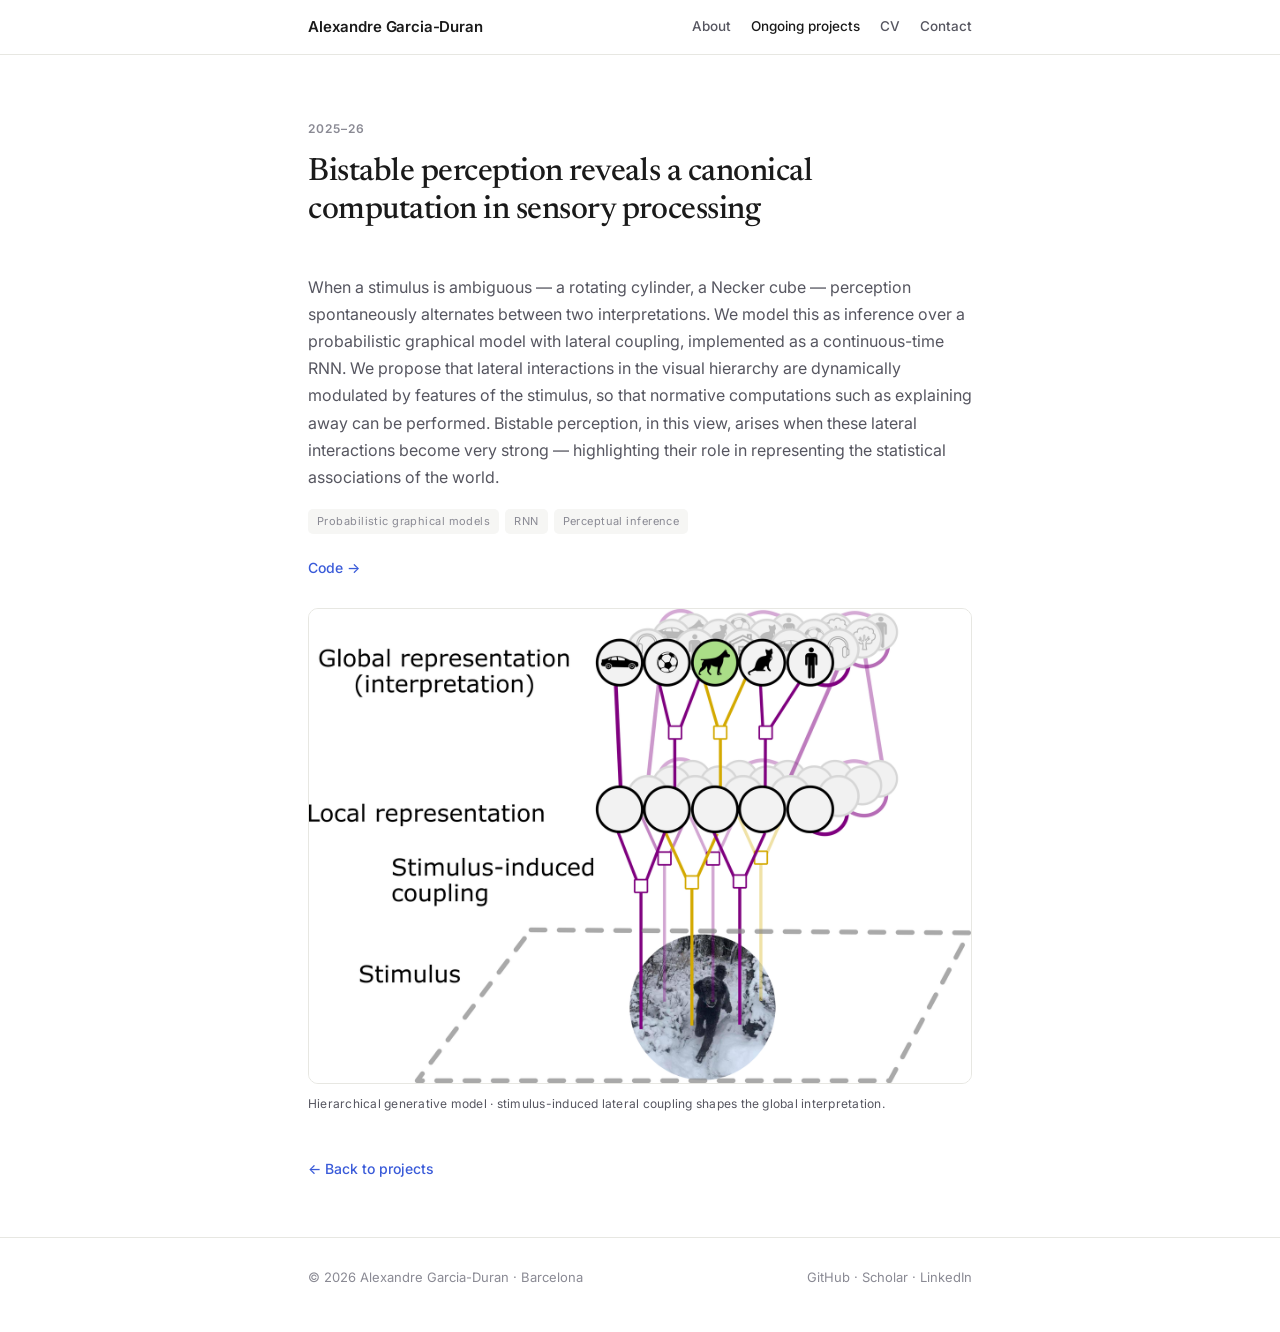
<file: project-bistability.html>
<!DOCTYPE html>
<html lang="en">
<head>
<meta charset="UTF-8">
<meta name="viewport" content="width=device-width, initial-scale=1.0">
<meta name="description" content="Bistable perception reveals a canonical computation in sensory processing — Alexandre Garcia-Duran.">
<title>Bistable perception reveals a canonical computation — Alexandre Garcia-Duran</title>
<link rel="preconnect" href="https://fonts.googleapis.com">
<link rel="preconnect" href="https://fonts.gstatic.com" crossorigin>
<link href="https://fonts.googleapis.com/css2?family=Inter:wght@400;500;600;700&family=Newsreader:ital,opsz@0,6..72;1,6..72&display=swap" rel="stylesheet">
<link href="style.css" rel="stylesheet">
</head>
<body>

<nav>
  <div class="nav-inner">
    <a href="index.html" class="nav-brand">Alexandre Garcia-Duran</a>
    <div class="nav-links">
      <a href="about.html">About</a>
      <a href="projects.html" class="active">Ongoing projects</a>
      <a href="Alexandre_Garcia-Duran_CV.pdf" target="_blank" rel="noopener">CV</a>
      <a href="contact.html">Contact</a>
    </div>
  </div>
</nav>

<header class="page-head">
  <div class="wrap">
    <p class="head-label">2025–26</p>
    <h1 class="head-title">Bistable perception reveals a canonical computation in sensory processing</h1>
  </div>
</header>

<section class="prose">
  <div class="wrap">
    <p>
      When a stimulus is ambiguous — a rotating cylinder, a Necker cube — perception spontaneously
      alternates between two interpretations. We model this as inference over a probabilistic
      graphical model with lateral coupling, implemented as a continuous-time RNN. We propose that
      lateral interactions in the visual hierarchy are dynamically modulated by features of the
      stimulus, so that normative computations such as explaining away can be performed. Bistable
      perception, in this view, arises when these lateral interactions become very strong —
      highlighting their role in representing the statistical associations of the world.
    </p>

    <div class="tags">
      <span class="tag">Probabilistic graphical models</span>
      <span class="tag">RNN</span>
      <span class="tag">Perceptual inference</span>
    </div>

    <div class="links">
      <a href="https://github.com/alexgarciaduran/perceptual_bistability" target="_blank" rel="noopener">Code →</a>
    </div>

    <figure class="fig">
      <img src="figures/global_representation_stim_induced.png" alt="Hierarchical generative model: stimulus, local representation, stimulus-induced coupling, and global interpretation">
    </figure>
    <p class="fig-cap">
      Hierarchical generative model · stimulus-induced lateral coupling shapes the global interpretation.
    </p>
  </div>
</section>

<div class="wrap">
  <a href="projects.html" class="back-link">← Back to projects</a>
</div>

<footer>
  <div class="wrap">
    <span>© 2026 Alexandre Garcia-Duran · Barcelona</span>
    <span>
      <a href="https://github.com/alexgarciaduran" target="_blank" rel="noopener">GitHub</a> ·
      <a href="https://scholar.google.com/citations?hl=ca&user=s0tErLcAAAAJ" target="_blank" rel="noopener">Scholar</a> ·
      <a href="https://www.linkedin.com/in/alexandre-garcia-duran-068744194/" target="_blank" rel="noopener">LinkedIn</a>
    </span>
  </div>
</footer>

</body>
</html>
</file>
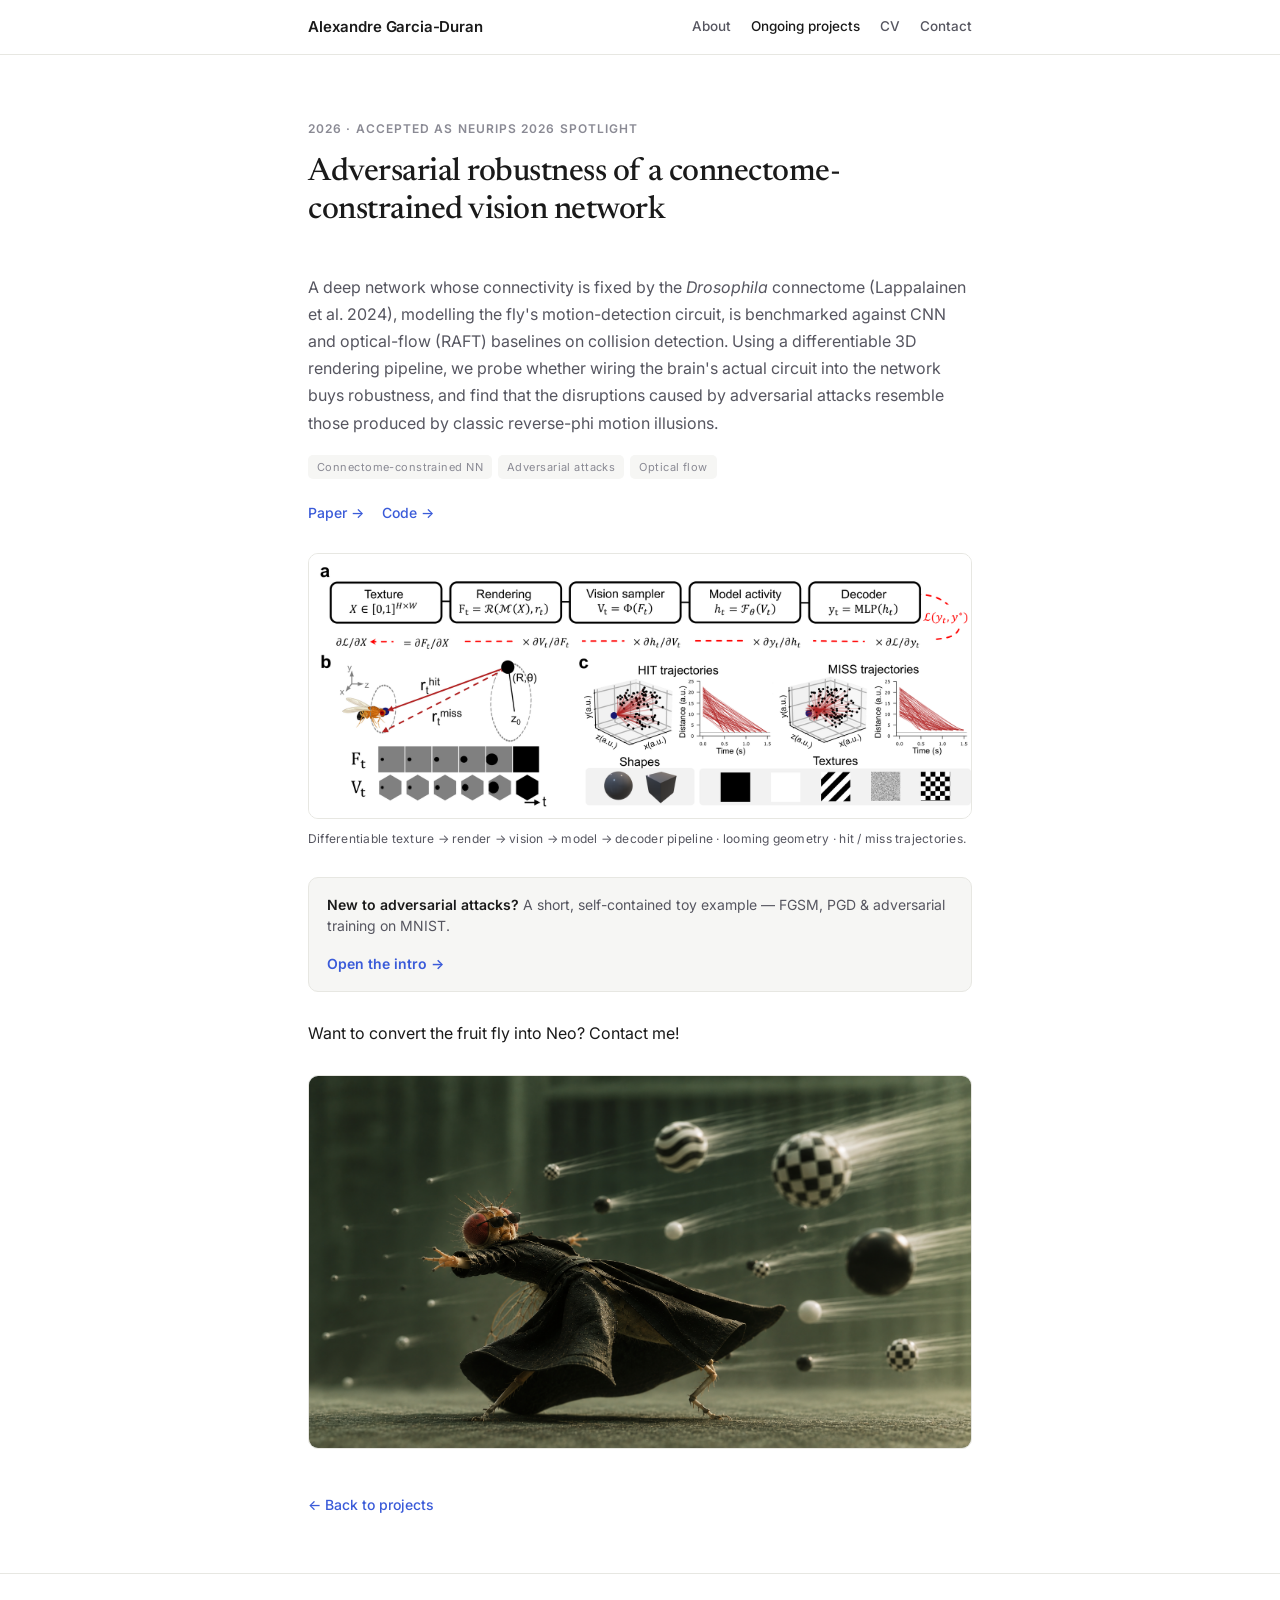
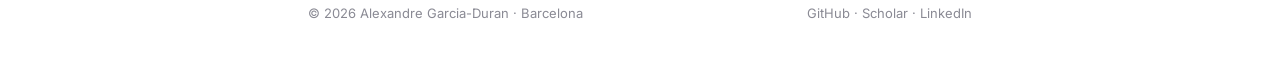
<file: project-fly-robustness.html>
<!DOCTYPE html>
<html lang="en">
<head>
<meta charset="UTF-8">
<meta name="viewport" content="width=device-width, initial-scale=1.0">
<meta name="description" content="Adversarial robustness of a connectome-constrained vision network — Alexandre Garcia-Duran.">
<title>Adversarial robustness of a connectome-constrained vision network — Alexandre Garcia-Duran</title>
<link rel="preconnect" href="https://fonts.googleapis.com">
<link rel="preconnect" href="https://fonts.gstatic.com" crossorigin>
<link href="https://fonts.googleapis.com/css2?family=Inter:wght@400;500;600;700&family=Newsreader:ital,opsz@0,6..72;1,6..72&display=swap" rel="stylesheet">
<link href="style.css" rel="stylesheet">
</head>
<body>

<nav>
  <div class="nav-inner">
    <a href="index.html" class="nav-brand">Alexandre Garcia-Duran</a>
    <div class="nav-links">
      <a href="about.html">About</a>
      <a href="projects.html" class="active">Ongoing projects</a>
      <a href="Alexandre_Garcia-Duran_CV.pdf" target="_blank" rel="noopener">CV</a>
      <a href="contact.html">Contact</a>
    </div>
  </div>
</nav>

<header class="page-head">
  <div class="wrap">
    <p class="head-label">2026 · accepted as NeurIPS 2026 Spotlight</p>
    <h1 class="head-title">Adversarial robustness of a connectome-constrained vision network</h1>
  </div>
</header>

<section class="prose">
  <div class="wrap">
    <p>
      A deep network whose connectivity is fixed by the <em>Drosophila</em> connectome
      (Lappalainen et al. 2024), modelling the fly's motion-detection circuit, is benchmarked
      against CNN and optical-flow (RAFT) baselines on collision detection. Using a differentiable
      3D rendering pipeline, we probe whether wiring the brain's actual circuit into the network
      buys robustness, and find that the disruptions caused by adversarial attacks resemble those
      produced by classic reverse-phi motion illusions.
    </p>

    <div class="tags">
      <span class="tag">Connectome-constrained NN</span>
      <span class="tag">Adversarial attacks</span>
      <span class="tag">Optical flow</span>
    </div>

    <div class="links">
      <a href="https://arxiv.org/abs/2611.14498" target="_blank" rel="noopener">Paper →</a>
      <a href="https://github.com/alexgarciaduran/flynet-robustness" target="_blank" rel="noopener">Code →</a>
    </div>

    <figure class="fig">
      <img src="figures/figure1_fly.png" alt="Differentiable adversarial-texture pipeline, fly looming geometry, and hit/miss trajectories">
    </figure>
    <p class="fig-cap">
      Differentiable texture → render → vision → model → decoder pipeline · looming geometry · hit / miss trajectories.
    </p>

    <a class="subcard" href="adversarial-intro.html">
      <span class="subcard-text">
        <strong>New to adversarial attacks?</strong>
        A short, self-contained toy example — FGSM, PGD &amp; adversarial training on MNIST.
      </span>
      <span class="cta">Open the intro →</span>
    </a>

    <br/>
    <div>	
    Want to convert the fruit fly into Neo? Contact me!
    </div>
    <figure class="fig">
      <img src="figures/fly_neo.png" alt="Cool neo fly">
    </figure>

  </div>
</section>

<div class="wrap">
  <a href="projects.html" class="back-link">← Back to projects</a>
</div>

<footer>
  <div class="wrap">
    <span>© 2026 Alexandre Garcia-Duran · Barcelona</span>
    <span>
      <a href="https://github.com/alexgarciaduran" target="_blank" rel="noopener">GitHub</a> ·
      <a href="https://scholar.google.com/citations?hl=ca&user=s0tErLcAAAAJ" target="_blank" rel="noopener">Scholar</a> ·
      <a href="https://www.linkedin.com/in/alexandre-garcia-duran-068744194/" target="_blank" rel="noopener">LinkedIn</a>
    </span>
  </div>
</footer>

</body>
</html>
</file>
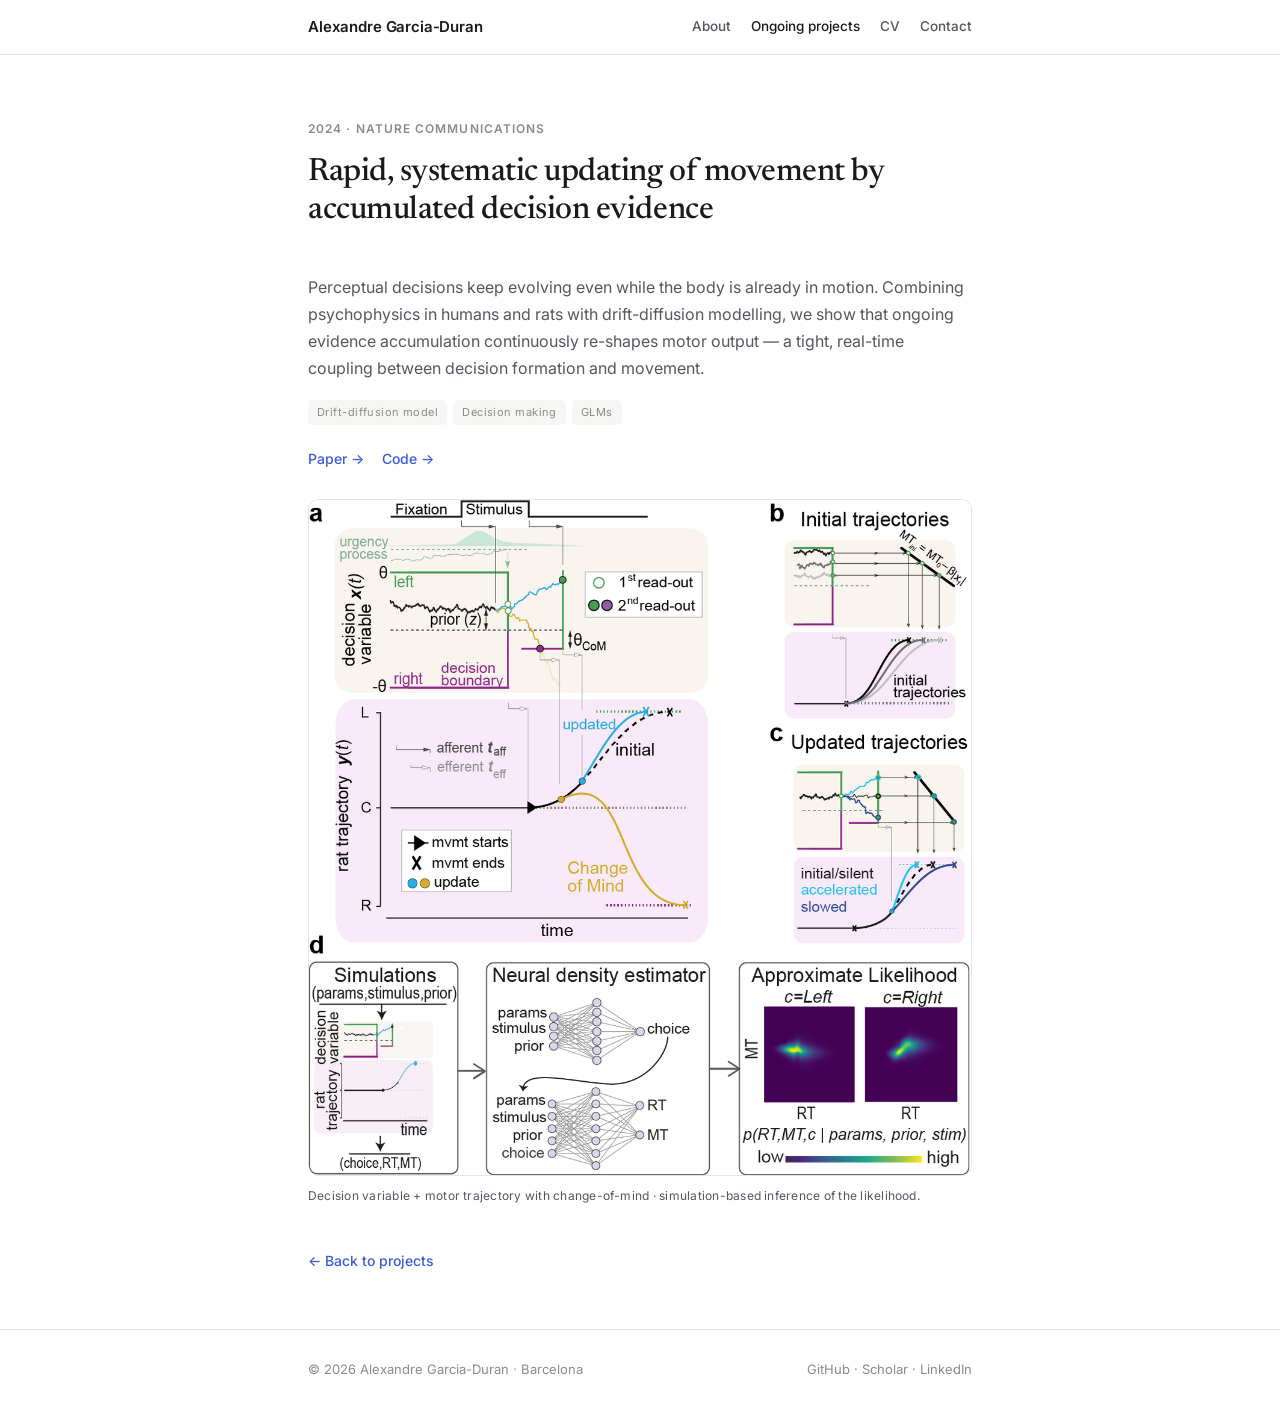
<file: project-movement.html>
<!DOCTYPE html>
<html lang="en">
<head>
<meta charset="UTF-8">
<meta name="viewport" content="width=device-width, initial-scale=1.0">
<meta name="description" content="Rapid, systematic updating of movement by accumulated decision evidence — Alexandre Garcia-Duran.">
<title>Rapid updating of movement by decision evidence — Alexandre Garcia-Duran</title>
<link rel="preconnect" href="https://fonts.googleapis.com">
<link rel="preconnect" href="https://fonts.gstatic.com" crossorigin>
<link href="https://fonts.googleapis.com/css2?family=Inter:wght@400;500;600;700&family=Newsreader:ital,opsz@0,6..72;1,6..72&display=swap" rel="stylesheet">
<link href="style.css" rel="stylesheet">
</head>
<body>

<nav>
  <div class="nav-inner">
    <a href="index.html" class="nav-brand">Alexandre Garcia-Duran</a>
    <div class="nav-links">
      <a href="about.html">About</a>
      <a href="projects.html" class="active">Ongoing projects</a>
      <a href="Alexandre_Garcia-Duran_CV.pdf" target="_blank" rel="noopener">CV</a>
      <a href="contact.html">Contact</a>
    </div>
  </div>
</nav>

<header class="page-head">
  <div class="wrap">
    <p class="head-label">2024 · Nature Communications</p>
    <h1 class="head-title">Rapid, systematic updating of movement by accumulated decision evidence</h1>
  </div>
</header>

<section class="prose">
  <div class="wrap">
    <p>
      Perceptual decisions keep evolving even while the body is already in motion. Combining
      psychophysics in humans and rats with drift-diffusion modelling, we show that ongoing
      evidence accumulation continuously re-shapes motor output — a tight, real-time coupling
      between decision formation and movement.
    </p>

    <div class="tags">
      <span class="tag">Drift-diffusion model</span>
      <span class="tag">Decision making</span>
      <span class="tag">GLMs</span>
    </div>

    <div class="links">
      <a href="https://www.nature.com/articles/s41467-024-53586-7" target="_blank" rel="noopener">Paper →</a>
      <a href="https://github.com/alexgarciaduran/rapid-updating-of-movement-by-evidence" target="_blank" rel="noopener">Code →</a>
    </div>

    <figure class="fig">
      <img src="figures/figure_movement.png" alt="Decision variable and motor trajectory model with change-of-mind, and neural-density-estimator likelihood">
    </figure>
    <p class="fig-cap">
      Decision variable + motor trajectory with change-of-mind · simulation-based inference of the likelihood.
    </p>
  </div>
</section>

<div class="wrap">
  <a href="projects.html" class="back-link">← Back to projects</a>
</div>

<footer>
  <div class="wrap">
    <span>© 2026 Alexandre Garcia-Duran · Barcelona</span>
    <span>
      <a href="https://github.com/alexgarciaduran" target="_blank" rel="noopener">GitHub</a> ·
      <a href="https://scholar.google.com/citations?hl=ca&user=s0tErLcAAAAJ" target="_blank" rel="noopener">Scholar</a> ·
      <a href="https://www.linkedin.com/in/alexandre-garcia-duran-068744194/" target="_blank" rel="noopener">LinkedIn</a>
    </span>
  </div>
</footer>

</body>
</html>
</file>
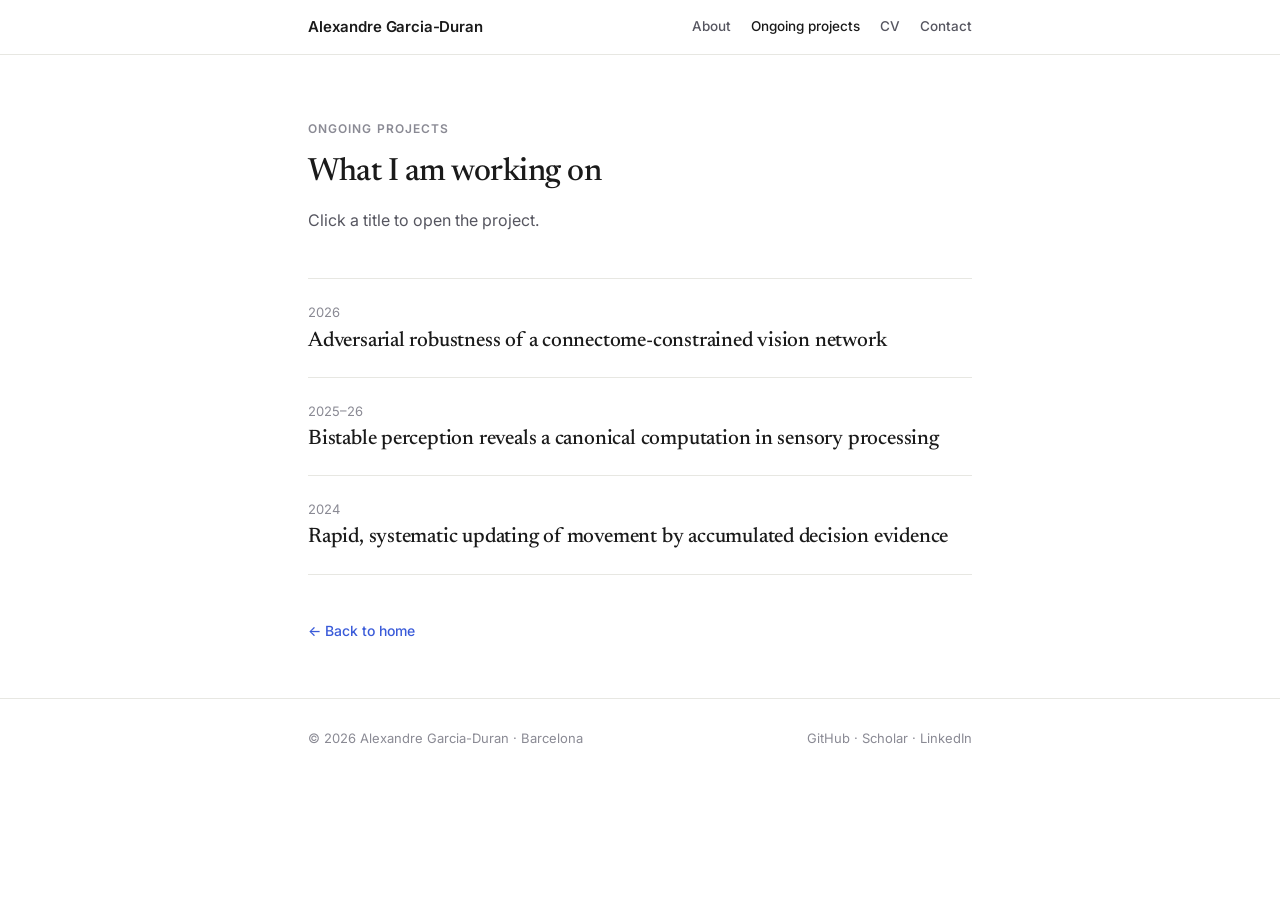
<file: projects.html>
<!DOCTYPE html>
<html lang="en">
<head>
<meta charset="UTF-8">
<meta name="viewport" content="width=device-width, initial-scale=1.0">
<meta name="description" content="Ongoing research projects of Alexandre Garcia-Duran.">
<title>Ongoing projects — Alexandre Garcia-Duran</title>
<link rel="preconnect" href="https://fonts.googleapis.com">
<link rel="preconnect" href="https://fonts.gstatic.com" crossorigin>
<link href="https://fonts.googleapis.com/css2?family=Inter:wght@400;500;600;700&family=Newsreader:ital,opsz@0,6..72;1,6..72&display=swap" rel="stylesheet">
<link href="style.css" rel="stylesheet">
</head>
<body>

<nav>
  <div class="nav-inner">
    <a href="index.html" class="nav-brand">Alexandre Garcia-Duran</a>
    <div class="nav-links">
      <a href="about.html">About</a>
      <a href="projects.html" class="active">Ongoing projects</a>
      <a href="Alexandre_Garcia-Duran_CV.pdf" target="_blank" rel="noopener">CV</a>
      <a href="contact.html">Contact</a>
    </div>
  </div>
</nav>

<header class="page-head">
  <div class="wrap">
    <p class="head-label">Ongoing projects</p>
    <h1 class="head-title">What I am working on</h1>
    <p class="head-intro">Click a title to open the project.</p>
  </div>
</header>

<section>
  <div class="wrap">
    <div class="plist">

      <a class="pitem" href="project-fly-robustness.html">
        <div class="pitem-year">2026</div>
        <div class="pitem-title">Adversarial robustness of a connectome-constrained vision network</div>
      </a>

      <a class="pitem" href="project-bistability.html">
        <div class="pitem-year">2025–26</div>
        <div class="pitem-title">Bistable perception reveals a canonical computation in sensory processing</div>
      </a>

      <a class="pitem" href="project-movement.html">
        <div class="pitem-year">2024</div>
        <div class="pitem-title">Rapid, systematic updating of movement by accumulated decision evidence</div>
      </a>

    </div>
  </div>
</section>

<div class="wrap">
  <a href="index.html" class="back-link">← Back to home</a>
</div>

<footer>
  <div class="wrap">
    <span>© 2026 Alexandre Garcia-Duran · Barcelona</span>
    <span>
      <a href="https://github.com/alexgarciaduran" target="_blank" rel="noopener">GitHub</a> ·
      <a href="https://scholar.google.com/citations?hl=ca&user=s0tErLcAAAAJ" target="_blank" rel="noopener">Scholar</a> ·
      <a href="https://www.linkedin.com/in/alexandre-garcia-duran-068744194/" target="_blank" rel="noopener">LinkedIn</a>
    </span>
  </div>
</footer>

</body>
</html>
</file>
<file: style.css>
/* ── Reset ── */
*, *::before, *::after { margin: 0; padding: 0; box-sizing: border-box; }
html { scroll-behavior: smooth; }

:root {
  color-scheme: light dark;
  --bg:      #ffffff;
  --bg2:     #f6f6f4;
  --fg:      #1a1a1a;
  --fg2:     #565660;
  --fg3:     #8a8a94;
  --accent:  #3a5bd9;
  --border:  #e7e7e2;
  --sans:    'Inter', -apple-system, BlinkMacSystemFont, 'Segoe UI', sans-serif;
  --serif:   'Newsreader', Georgia, serif;
  --max:     720px;
}

@media (prefers-color-scheme: dark) {
  :root {
    --bg:     #0f0f12;
    --bg2:    #17171b;
    --fg:     #ececec;
    --fg2:    #a5a5b0;
    --fg3:    #6e6e78;
    --accent: #8ea2ff;
    --border: #26262c;
  }
}

body {
  background: var(--bg);
  color: var(--fg);
  font-family: var(--sans);
  font-size: 16px;
  line-height: 1.7;
  -webkit-font-smoothing: antialiased;
}

a { color: var(--accent); text-decoration: none; }
a:hover { text-decoration: underline; }
strong { font-weight: 600; color: var(--fg); }
em { font-style: italic; }

.wrap { max-width: var(--max); margin: 0 auto; padding: 0 28px; }

/* ── Nav (sub-pages only) ── */
nav {
  position: sticky; top: 0; z-index: 100;
  background: color-mix(in srgb, var(--bg) 88%, transparent);
  backdrop-filter: blur(12px);
  -webkit-backdrop-filter: blur(12px);
  border-bottom: 1px solid var(--border);
}
.nav-inner {
  max-width: var(--max); margin: 0 auto;
  padding: 14px 28px;
  display: flex; align-items: center; justify-content: space-between;
  gap: 20px; flex-wrap: wrap;
}
.nav-brand { font-weight: 600; color: var(--fg); font-size: 15px; letter-spacing: -0.01em; }
.nav-brand:hover { text-decoration: none; }
.nav-links { display: flex; gap: 20px; flex-wrap: wrap; }
.nav-links a { font-size: 13.5px; color: var(--fg2); font-weight: 500; }
.nav-links a:hover { color: var(--accent); text-decoration: none; }
.nav-links a.active { color: var(--fg); }

/* ── Landing ── */
.landing {
  min-height: 100vh;
  display: flex; flex-direction: column;
  align-items: center; justify-content: center;
  text-align: center;
  padding: 72px 28px 32px;
}
.landing-photo {
  width: 150px; height: 150px; border-radius: 50%;
  object-fit: cover;
  border: 1px solid var(--border);
  background: var(--bg2);
}
.landing-name {
  font-family: var(--serif);
  font-size: 36px; font-weight: 500; line-height: 1.15;
  letter-spacing: -0.015em;
  margin-top: 26px;
}
.landing-role { font-size: 15px; color: var(--fg2); margin-top: 8px; }
.landing-place { font-size: 14px; color: var(--fg3); margin-top: 2px; }
.landing-desc {
  max-width: 540px;
  font-size: 15.5px; color: var(--fg2); line-height: 1.75;
  margin-top: 26px;
}

/* icon row */
.icons { display: flex; gap: 22px; margin-top: 30px; }
.icons a { font-size: 19px; color: var(--fg3); line-height: 1; }
.icons a:hover { color: var(--accent); text-decoration: none; }

/* page links */
.pagelinks {
  display: flex; flex-wrap: wrap; justify-content: center;
  gap: 10px 12px; margin-top: 26px;
}
.pagelinks a {
  font-size: 14px; font-weight: 500; color: var(--fg2);
  border: 1px solid var(--border); border-radius: 999px;
  padding: 7px 17px;
  transition: border-color .15s, color .15s;
}
.pagelinks a:hover { color: var(--accent); border-color: var(--accent); text-decoration: none; }

/* ── Page head (sub-pages) ── */
.page-head { padding: 64px 0 8px; }
.head-label {
  font-size: 12px; font-weight: 600; letter-spacing: 0.09em;
  text-transform: uppercase; color: var(--fg3); margin-bottom: 14px;
}
.head-title {
  font-family: var(--serif);
  font-size: 32px; font-weight: 500; line-height: 1.2;
  letter-spacing: -0.015em;
}
.head-intro { font-size: 16px; color: var(--fg2); margin-top: 16px; }

section { padding: 36px 0; }

.prose p { color: var(--fg2); margin-bottom: 16px; }
.prose p:last-child { margin-bottom: 0; }

/* ── Project index (titles only) ── */
.plist { border-top: 1px solid var(--border); }
.pitem {
  display: block;
  border-bottom: 1px solid var(--border);
  padding: 22px 0;
  color: var(--fg);
}
.pitem:hover { text-decoration: none; }
.pitem:hover .pitem-title { color: var(--accent); }
.pitem-year { font-size: 13px; color: var(--fg3); margin-bottom: 4px; }
.pitem-title {
  font-family: var(--serif); font-size: 21px; font-weight: 500;
  line-height: 1.3; letter-spacing: -0.01em;
  transition: color .15s;
}

/* ── Project detail ── */
.tags { display: flex; flex-wrap: wrap; gap: 6px; margin-top: 18px; }
.tag {
  font-size: 11px; letter-spacing: 0.04em; color: var(--fg3);
  background: var(--bg2); border-radius: 5px; padding: 3px 9px;
}
.links { display: flex; flex-wrap: wrap; gap: 18px; margin-top: 22px; }
.links a { font-size: 14px; font-weight: 500; }

figure.fig {
  margin-top: 28px;
  border: 1px solid var(--border); border-radius: 10px;
  overflow: hidden; background: #fff;
}
figure.fig img { width: 100%; height: auto; display: block; }
.fig-cap {
  font-size: 12px; color: var(--fg3); line-height: 1.6;
  letter-spacing: 0.02em; margin-top: 10px;
}

/* highlighted sub-link */
.subcard {
  margin-top: 28px;
  border: 1px solid var(--border); border-radius: 10px;
  background: var(--bg2);
  padding: 16px 18px;
  display: flex; align-items: center; justify-content: space-between;
  gap: 16px; flex-wrap: wrap;
  transition: border-color .15s;
}
.subcard:hover { border-color: var(--accent); text-decoration: none; }
.subcard-text { font-size: 14px; color: var(--fg2); line-height: 1.5; }
.subcard-text strong { color: var(--fg); }
.subcard span.cta { font-size: 14px; font-weight: 600; color: var(--accent); white-space: nowrap; }

.back-link { display: inline-block; font-size: 14px; font-weight: 500; margin: 8px 0 56px; }

/* ── Footer ── */
footer {
  border-top: 1px solid var(--border);
  padding: 28px 0 44px;
  color: var(--fg3); font-size: 13px;
}
footer .wrap { display: flex; justify-content: space-between; flex-wrap: wrap; gap: 12px; }
footer a { color: var(--fg3); }
footer.plain { border-top: none; text-align: center; padding: 0 0 36px; }

/* ── Responsive ── */
@media (max-width: 560px) {
  .nav-inner { padding: 12px 20px; }
  .wrap { padding: 0 20px; }
  .landing { padding: 56px 20px 28px; }
  .landing-photo { width: 120px; height: 120px; }
  .landing-name { font-size: 30px; }
  .page-head { padding: 44px 0 4px; }
  .head-title { font-size: 26px; }
}
</file>
